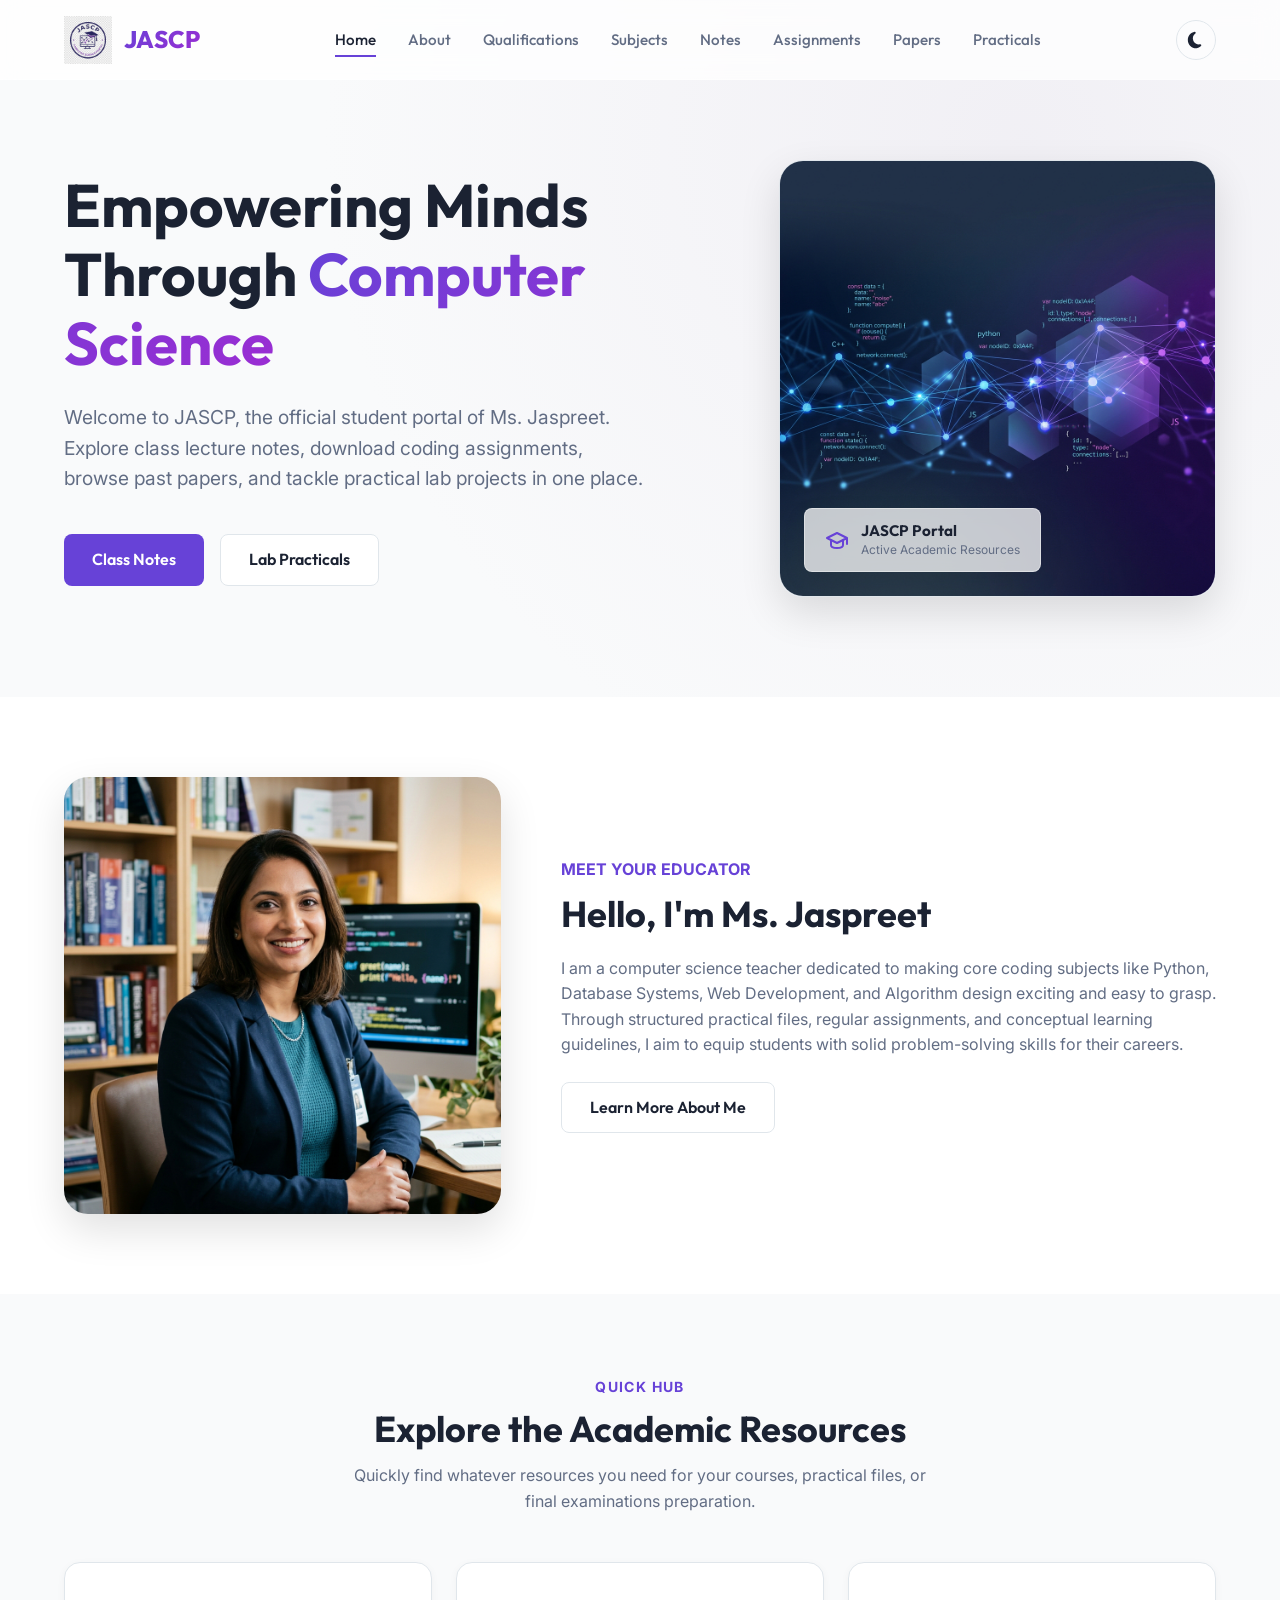
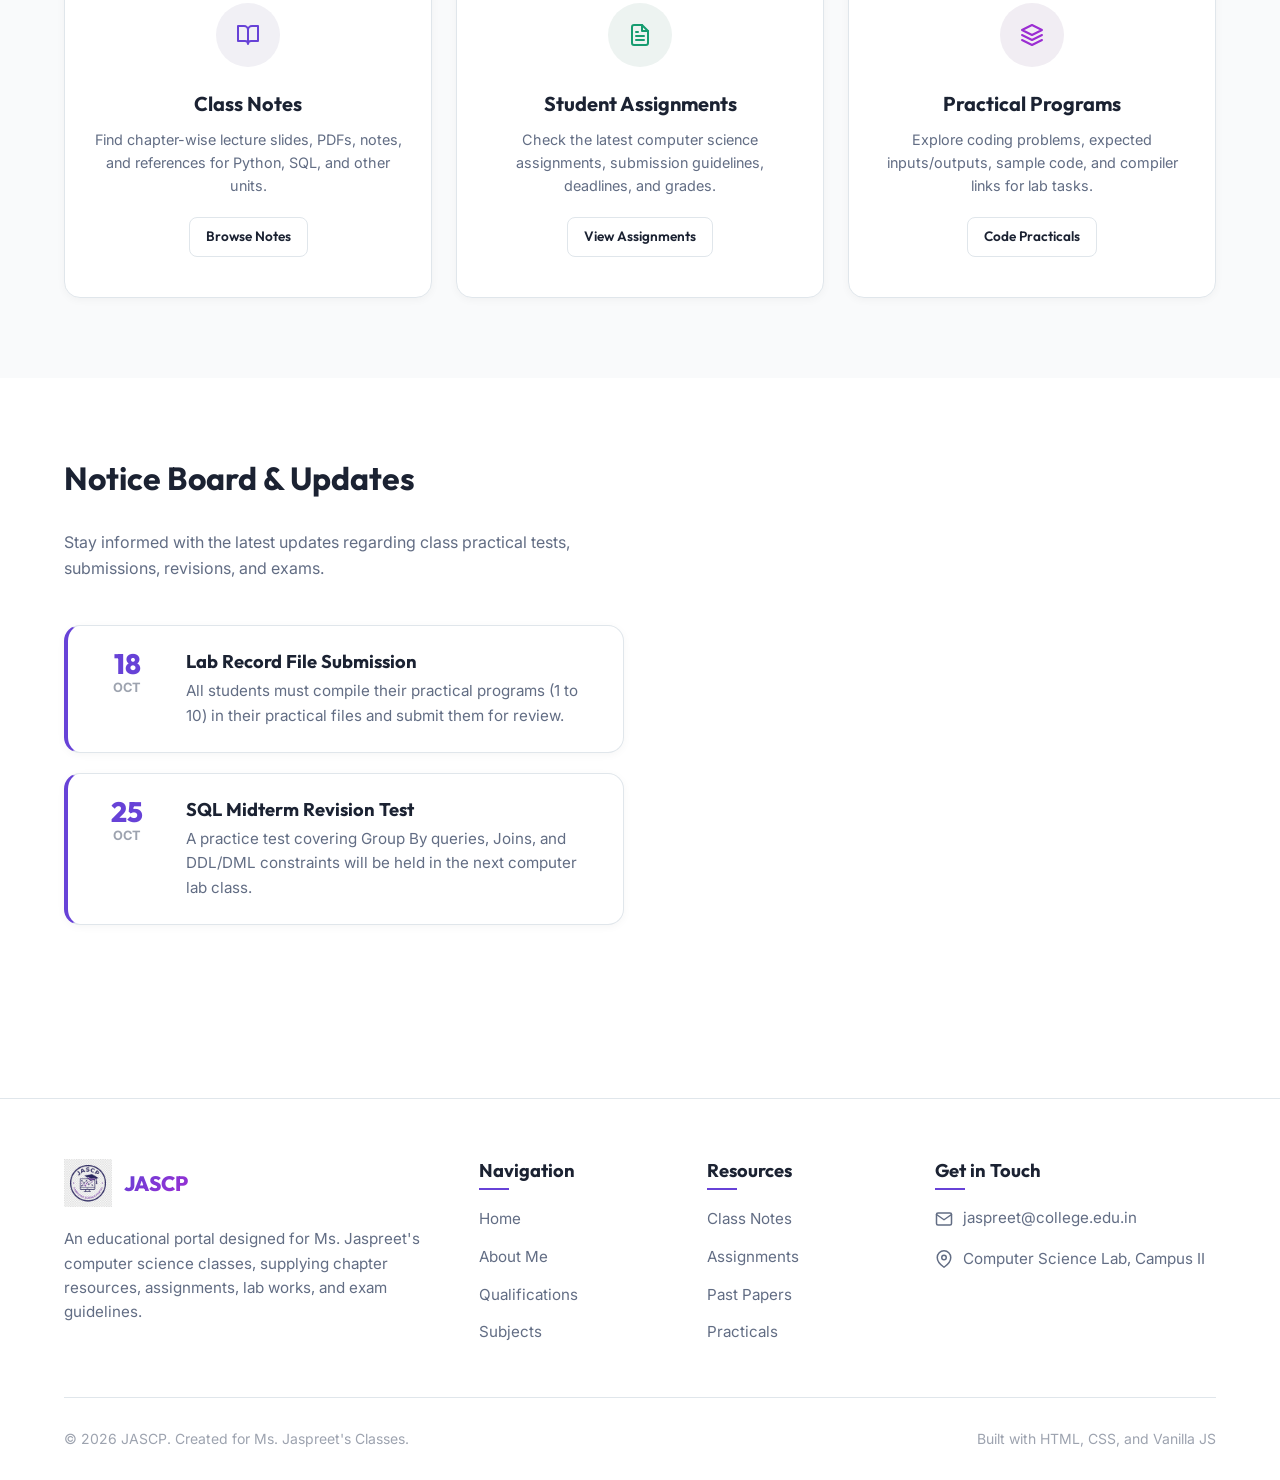
<file: index.html>
<!DOCTYPE html>
<html lang="en">
<head>
  <meta charset="UTF-8">
  <meta name="viewport" content="width=device-width, initial-scale=1.0">
  <title>JASCP - Ms. Jaspreet's Computer Science Portal</title>
  <meta name="description" content="Welcome to JASCP, Ms. Jaspreet's academic portal for Computer Science notes, assignments, past papers, and lab practicals.">
  
  <!-- CSS Stylesheets -->
  <link rel="stylesheet" href="assets/css/style.css">
  <link rel="stylesheet" href="assets/css/responsive.css">
  <link rel="stylesheet" href="assets/css/animations.css">
  
  <!-- Load theme early to avoid flicker -->
  <script src="assets/js/theme.js"></script>
</head>
<body>

  <!-- Navigation Header -->
  <header>
    <div class="container">
      <a href="index.html" class="logo-link">
        <img src="assets/images/logo.png" alt="JASCP Logo" width="48" height="48">
        <span class="logo-text">JASCP</span>
      </a>
      
      <nav id="nav-menu">
        <ul>
          <li><a href="index.html" class="active">Home</a></li>
          <li><a href="about.html">About</a></li>
          <li><a href="qualifications.html">Qualifications</a></li>
          <li><a href="subjects.html">Subjects</a></li>
          <li><a href="notes.html">Notes</a></li>
          <li><a href="assignments.html">Assignments</a></li>
          <li><a href="question-papers.html">Papers</a></li>
          <li><a href="practicals.html">Practicals</a></li>
        </ul>
      </nav>
      
      <div class="nav-actions">
        <!-- Theme Toggle Button -->
        <button id="theme-toggle" class="theme-btn" aria-label="Toggle light/dark theme">
          <svg class="moon-icon" viewBox="0 0 24 24">
            <path d="M12.3 22h-.1c-5.5 0-10-4.5-10-10 0-4.8 3.5-8.9 8.2-9.8.5-.1 1 .2 1.2.7.2.5 0 1.1-.4 1.4-2.8 2-3.8 5.7-2.3 8.8 1.5 3 4.7 4.7 8 4.1.5-.1 1 .1 1.3.6.3.5.2 1.1-.2 1.4-1.9 1.9-4.5 2.8-7.2 2.8z"/>
          </svg>
          <svg class="sun-icon" viewBox="0 0 24 24">
            <path d="M12 7c-2.76 0-5 2.24-5 5s2.24 5 5 5 5-2.24 5-5-2.24-5-5-5zM2 13h2c.55 0 1-.45 1-1s-.45-1-1-1H2c-.55 0-1 .45-1 1s.45 1 1 1zm18 0h2c.55 0 1-.45 1-1s-.45-1-1-1h-2c-.55 0-1 .45-1 1s.45 1 1 1zM11 2v2c0 .55.45 1 1 1s1-.45 1-1V2c0-.55-.45-1-1-1s-1 .45-1 1zm0 18v2c0 .55.45 1 1 1s1-.45 1-1v-2c0-.55-.45-1-1-1s-1 .45-1 1zM5.99 4.58c-.39-.39-1.03-.39-1.41 0s-.39 1.03 0 1.41l1.06 1.06c.39.39 1.03.39 1.41 0s.39-1.03 0-1.41L5.99 4.58zm12.37 12.37c-.39-.39-1.03-.39-1.41 0s-.39 1.03 0 1.41l1.06 1.06c.39.39 1.03.39 1.41 0s.39-1.03 0-1.41l-1.06-1.06zm1.06-12.37c-.39-.39-1.03-.39-1.41 0l-1.06 1.06c-.39.39-.39 1.03 0 1.41s1.03.39 1.41 0l1.06-1.06c.39-.39.39-1.03 0-1.41zm-12.37 12.37c-.39-.39-1.03-.39-1.41 0l-1.06 1.06c-.39.39-.39 1.03 0 1.41s1.03.39 1.41 0l1.06-1.06c.39-.39.39-1.03 0-1.41z"/>
          </svg>
        </button>
        <!-- Hamburger Menu Button -->
        <button id="hamburger" class="hamburger" aria-label="Toggle menu" aria-expanded="false">
          <span></span>
          <span></span>
          <span></span>
        </button>
      </div>
    </div>
  </header>

  <!-- Hero Section -->
  <section class="hero">
    <div class="container hero-grid">
      <div class="hero-content animate-slide-left">
        <h1>Empowering Minds Through <span>Computer Science</span></h1>
        <p>Welcome to JASCP, the official student portal of Ms. Jaspreet. Explore class lecture notes, download coding assignments, browse past papers, and tackle practical lab projects in one place.</p>
        <div class="hero-buttons">
          <a href="notes.html" class="btn btn-primary hover-glow">Class Notes</a>
          <a href="practicals.html" class="btn btn-secondary">Lab Practicals</a>
        </div>
      </div>
      <div class="hero-image-wrapper animate-slide-right delay-200">
        <img src="assets/images/hero-bg.jpg" alt="Coding Background Grid" width="500" height="350">
        <div class="hero-badge-floating">
          <svg width="24" height="24" viewBox="0 0 24 24" fill="none" stroke="currentColor" stroke-width="2" stroke-linecap="round" stroke-linejoin="round">
            <path d="M22 10v6M2 10l10-5 10 5-10 5z"/>
            <path d="M6 12v5c0 2 2 3 6 3s6-1 6-3v-5"/>
          </svg>
          <div class="hero-badge-text">
            <h5>JASCP Portal</h5>
            <p>Active Academic Resources</p>
          </div>
        </div>
      </div>
    </div>
  </section>

  <!-- Quick Info & Short Teacher Biography -->
  <section class="section-padding" style="background-color: var(--bg-surface);">
    <div class="container teacher-intro-grid">
      <div class="teacher-img animate-fade-in-up">
        <img src="assets/images/teacher.jpg" alt="Ms. Jaspreet Portrait" width="400" height="400">
      </div>
      <div class="teacher-intro-text animate-fade-in-up delay-200">
        <p class="name">MEET YOUR EDUCATOR</p>
        <h2>Hello, I'm Ms. Jaspreet</h2>
        <p>I am a computer science teacher dedicated to making core coding subjects like Python, Database Systems, Web Development, and Algorithm design exciting and easy to grasp. Through structured practical files, regular assignments, and conceptual learning guidelines, I aim to equip students with solid problem-solving skills for their careers.</p>
        <a href="about.html" class="btn btn-secondary">Learn More About Me</a>
      </div>
    </div>
  </section>

  <!-- Quick Access Hub -->
  <section class="section-padding">
    <div class="container">
      <div class="section-header">
        <span class="subtitle">Quick Hub</span>
        <h2 class="title">Explore the Academic Resources</h2>
        <p class="desc">Quickly find whatever resources you need for your courses, practical files, or final examinations preparation.</p>
      </div>
      
      <div class="grid-3">
        <div class="card quick-access-card animate-fade-in-up">
          <div class="icon-wrapper">
            <svg width="24" height="24" viewBox="0 0 24 24" fill="none" stroke="currentColor" stroke-width="2" stroke-linecap="round" stroke-linejoin="round"><path d="M2 3h6a4 4 0 0 1 4 4v14a3 3 0 0 0-3-3H2zM22 3h-6a4 4 0 0 0-4 4v14a3 3 0 0 1 3-3h7z"/></svg>
          </div>
          <h3>Class Notes</h3>
          <p>Find chapter-wise lecture slides, PDFs, notes, and references for Python, SQL, and other units.</p>
          <a href="notes.html" class="btn btn-secondary" style="margin-top: 20px; font-size: 0.85rem; padding: 8px 16px;">Browse Notes</a>
        </div>
        
        <div class="card quick-access-card animate-fade-in-up delay-100">
          <div class="icon-wrapper" style="background-color: var(--accent-light); color: var(--accent);">
            <svg width="24" height="24" viewBox="0 0 24 24" fill="none" stroke="currentColor" stroke-width="2" stroke-linecap="round" stroke-linejoin="round"><path d="M14 2H6a2 2 0 0 0-2 2v16a2 2 0 0 0 2 2h12a2 2 0 0 0 2-2V8z"/><polyline points="14 2 14 8 20 8"/><line x1="16" y1="13" x2="8" y2="13"/><line x1="16" y1="17" x2="8" y2="17"/><polyline points="10 9 9 9 8 9"/></svg>
          </div>
          <h3>Student Assignments</h3>
          <p>Check the latest computer science assignments, submission guidelines, deadlines, and grades.</p>
          <a href="assignments.html" class="btn btn-secondary" style="margin-top: 20px; font-size: 0.85rem; padding: 8px 16px;">View Assignments</a>
        </div>
        
        <div class="card quick-access-card animate-fade-in-up delay-200">
          <div class="icon-wrapper" style="background-color: hsl(280, 20%, 94%); color: var(--secondary);">
            <svg width="24" height="24" viewBox="0 0 24 24" fill="none" stroke="currentColor" stroke-width="2" stroke-linecap="round" stroke-linejoin="round"><polygon points="12 2 2 7 12 12 22 7 12 2"/><polyline points="2 17 12 22 22 17"/><polyline points="2 12 12 17 22 12"/></svg>
          </div>
          <h3>Practical Programs</h3>
          <p>Explore coding problems, expected inputs/outputs, sample code, and compiler links for lab tasks.</p>
          <a href="practicals.html" class="btn btn-secondary" style="margin-top: 20px; font-size: 0.85rem; padding: 8px 16px;">Code Practicals</a>
        </div>
      </div>
    </div>
  </section>

  <!-- Latest Announcements & Board -->
  <section class="section-padding" style="background-color: var(--bg-surface);">
    <div class="container">
      <div class="grid-2">
        <div class="announcement-board animate-fade-in-up">
          <h2 style="font-size: 2rem; margin-bottom: 12px;">Notice Board & Updates</h2>
          <p style="color: var(--text-muted); margin-bottom: 24px;">Stay informed with the latest updates regarding class practical tests, submissions, revisions, and exams.</p>
          
          <div class="card announcement-item">
            <div class="announcement-date">
              <div class="day">18</div>
              <div class="month">Oct</div>
            </div>
            <div class="announcement-content">
              <h3>Lab Record File Submission</h3>
              <p>All students must compile their practical programs (1 to 10) in their practical files and submit them for review.</p>
            </div>
          </div>
          
          <div class="card announcement-item">
            <div class="announcement-date">
              <div class="day">25</div>
              <div class="month">Oct</div>
            </div>
            <div class="announcement-content">
              <h3>SQL Midterm Revision Test</h3>
              <p>A practice test covering Group By queries, Joins, and DDL/DML constraints will be held in the next computer lab class.</p>
            </div>
          </div>
        </div>
        
        <div class="contact-form-container animate-fade-in-up delay-200">
          <form class="contact-form" action="#" onsubmit="event.preventDefault(); alert('Message submitted successfully!');">
            <h3 style="font-size: 1.5rem; margin-bottom: 8px;">Quick Question?</h3>
            <p style="color: var(--text-muted); margin-bottom: 24px;">Send a quick query about assignments, practicals, or concepts.</p>
            
            <div class="form-group">
              <label for="user-name">Full Name</label>
              <input type="text" id="user-name" required placeholder="John Doe">
            </div>
            
            <div class="form-group">
              <label for="user-email">Email Address</label>
              <input type="email" id="user-email" required placeholder="john@example.com">
            </div>
            
            <div class="form-group">
              <label for="user-msg">Message</label>
              <textarea id="user-msg" rows="4" required placeholder="Enter your question here..."></textarea>
            </div>
            
            <button type="submit" class="btn btn-primary" style="width: 100%;">Send Message</button>
          </form>
        </div>
      </div>
    </div>
  </section>

  <!-- Footer -->
  <footer>
    <div class="container">
      <div class="footer-grid">
        <div class="footer-col">
          <a href="index.html" class="logo-link" style="margin-bottom: 20px;">
            <img src="assets/images/logo.png" alt="JASCP Logo" width="40" height="40">
            <span class="logo-text" style="font-size: 1.3rem;">JASCP</span>
          </a>
          <p>An educational portal designed for Ms. Jaspreet's computer science classes, supplying chapter resources, assignments, lab works, and exam guidelines.</p>
        </div>
        
        <div class="footer-col">
          <h4>Navigation</h4>
          <ul class="footer-links">
            <li><a href="index.html">Home</a></li>
            <li><a href="about.html">About Me</a></li>
            <li><a href="qualifications.html">Qualifications</a></li>
            <li><a href="subjects.html">Subjects</a></li>
          </ul>
        </div>
        
        <div class="footer-col">
          <h4>Resources</h4>
          <ul class="footer-links">
            <li><a href="notes.html">Class Notes</a></li>
            <li><a href="assignments.html">Assignments</a></li>
            <li><a href="question-papers.html">Past Papers</a></li>
            <li><a href="practicals.html">Practicals</a></li>
          </ul>
        </div>
        
        <div class="footer-col contact-info">
          <h4>Get in Touch</h4>
          <p>
            <svg width="18" height="18" viewBox="0 0 24 24" fill="none" stroke="currentColor" stroke-width="2" stroke-linecap="round" stroke-linejoin="round"><path d="M4 4h16c1.1 0 2 .9 2 2v12c0 1.1-.9 2-2 2H4c-1.1 0-2-.9-2-2V6c0-1.1.9-2 2-2z"/><polyline points="22,6 12,13 2,6"/></svg>
            jaspreet@college.edu.in
          </p>
          <p>
            <svg width="18" height="18" viewBox="0 0 24 24" fill="none" stroke="currentColor" stroke-width="2" stroke-linecap="round" stroke-linejoin="round"><path d="M21 10c0 7-9 13-9 13s-9-6-9-13a9 9 0 0 1 18 0z"/><circle cx="12" cy="10" r="3"/></svg>
            Computer Science Lab, Campus II
          </p>
        </div>
      </div>
      
      <div class="footer-bottom">
        <p>&copy; <span id="current-year"></span> JASCP. Created for Ms. Jaspreet's Classes.</p>
        <p>Built with HTML, CSS, and Vanilla JS</p>
      </div>
    </div>
  </footer>

  <!-- Scripts -->
  <script src="assets/js/main.js"></script>
</body>
</html>
</file>
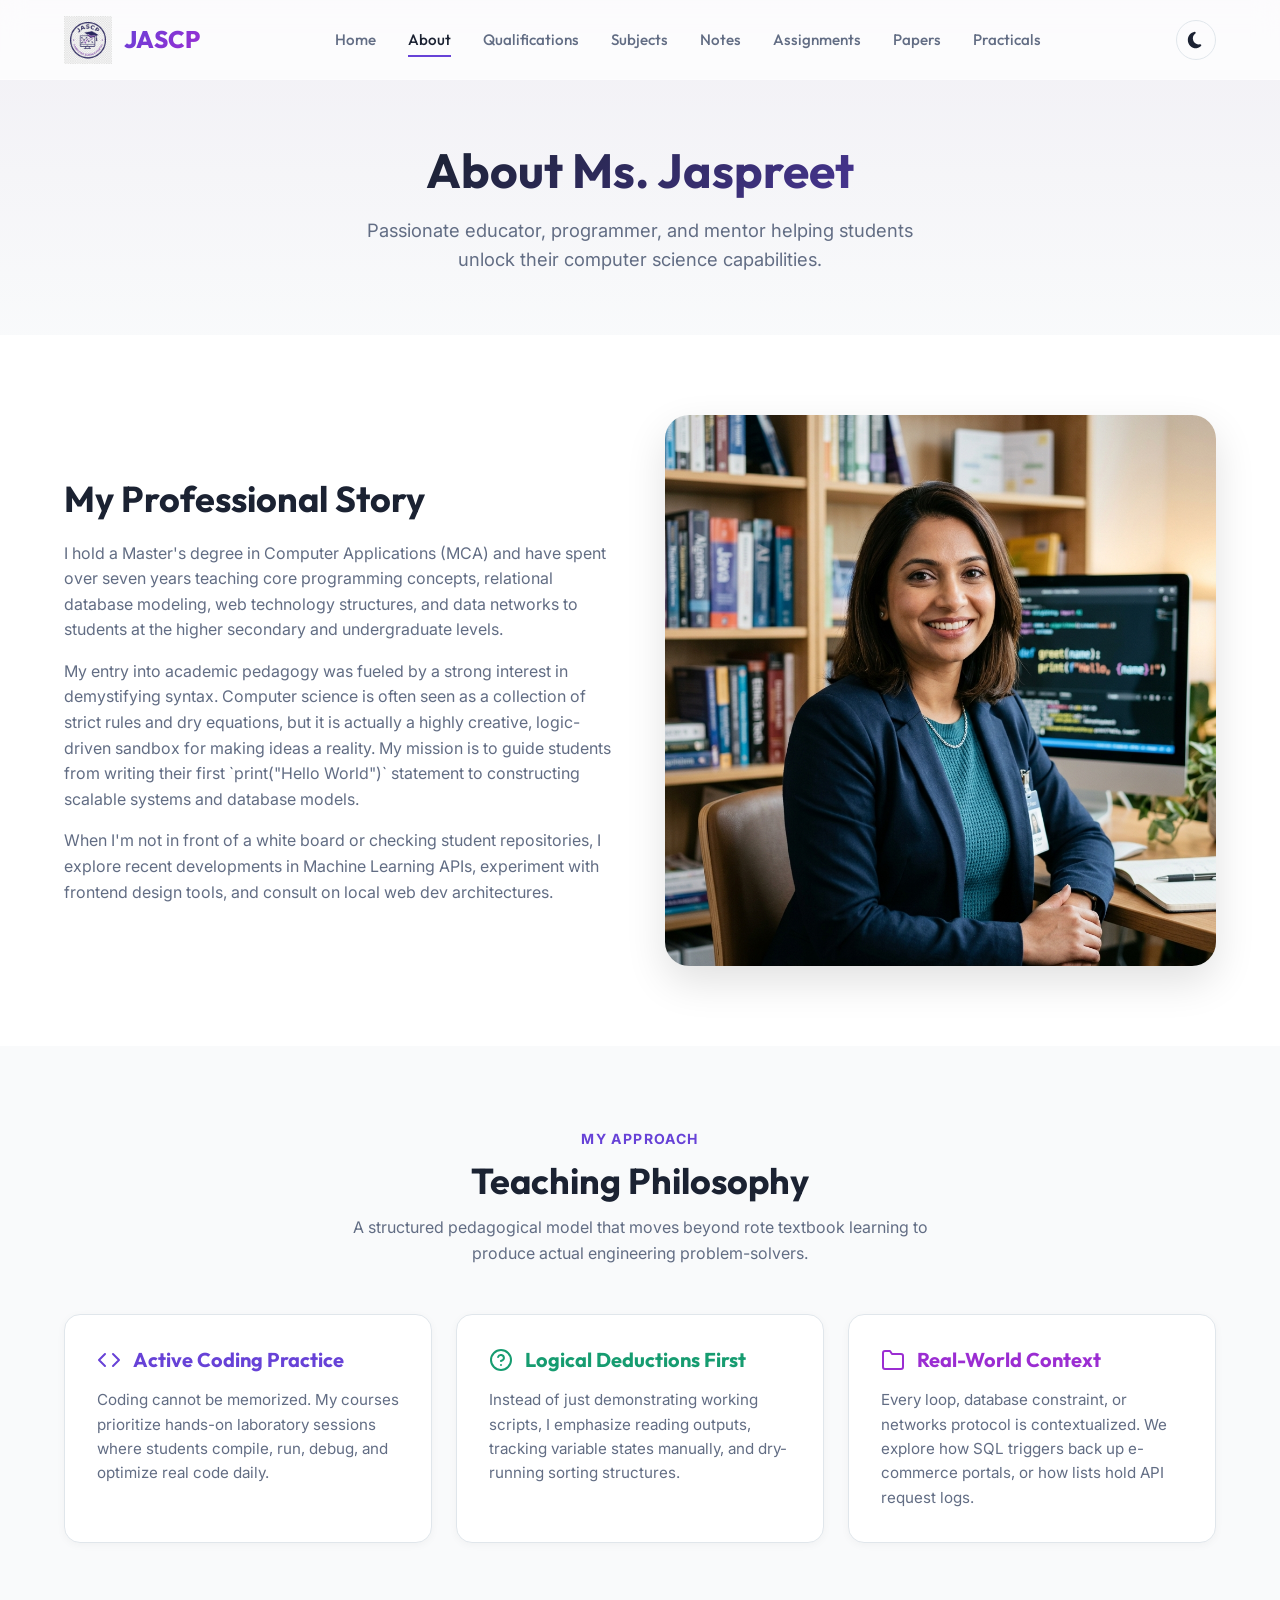
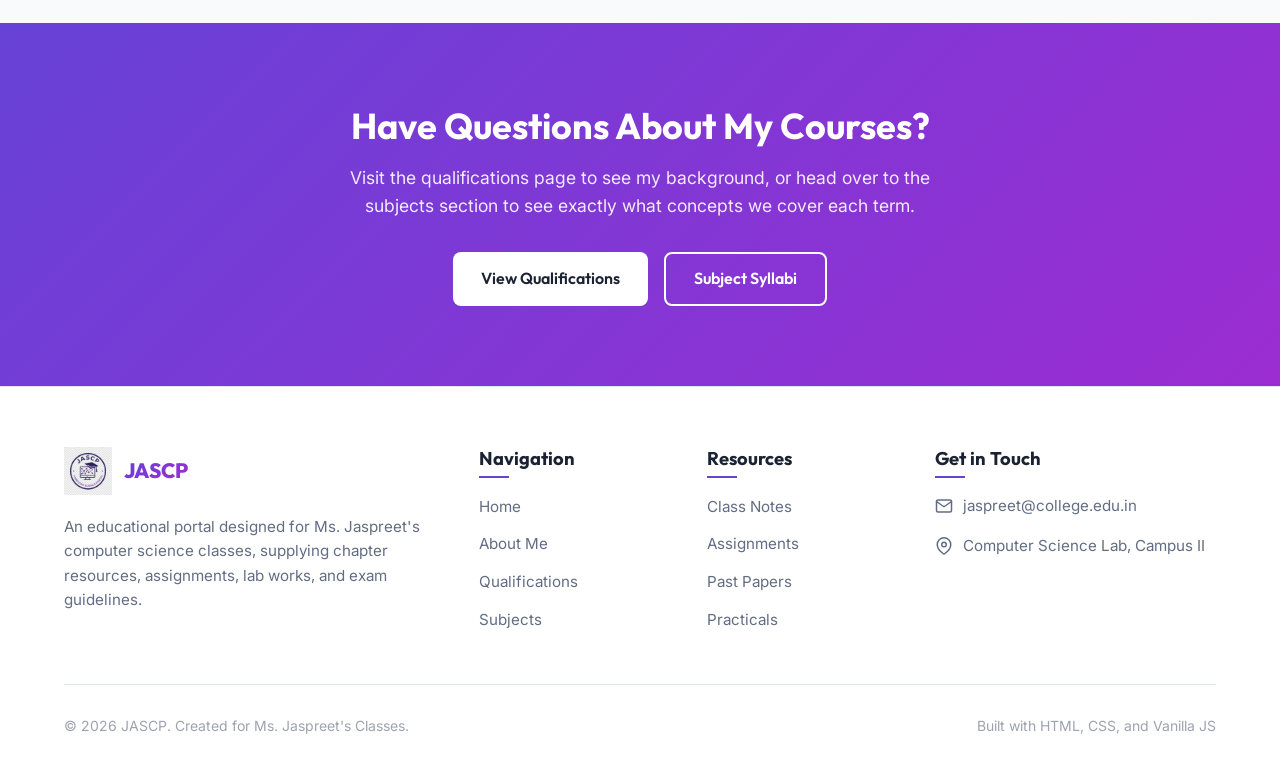
<file: about.html>
<!DOCTYPE html>
<html lang="en">
<head>
  <meta charset="UTF-8">
  <meta name="viewport" content="width=device-width, initial-scale=1.0">
  <title>About Me - JASCP</title>
  <meta name="description" content="Read about Ms. Jaspreet, her educational background, and her teaching philosophy for computer science.">
  
  <link rel="stylesheet" href="assets/css/style.css">
  <link rel="stylesheet" href="assets/css/responsive.css">
  <link rel="stylesheet" href="assets/css/animations.css">
  
  <script src="assets/js/theme.js"></script>
</head>
<body>

  <!-- Navigation Header -->
  <header>
    <div class="container">
      <a href="index.html" class="logo-link">
        <img src="assets/images/logo.png" alt="JASCP Logo" width="48" height="48">
        <span class="logo-text">JASCP</span>
      </a>
      
      <nav id="nav-menu">
        <ul>
          <li><a href="index.html">Home</a></li>
          <li><a href="about.html" class="active">About</a></li>
          <li><a href="qualifications.html">Qualifications</a></li>
          <li><a href="subjects.html">Subjects</a></li>
          <li><a href="notes.html">Notes</a></li>
          <li><a href="assignments.html">Assignments</a></li>
          <li><a href="question-papers.html">Papers</a></li>
          <li><a href="practicals.html">Practicals</a></li>
        </ul>
      </nav>
      
      <div class="nav-actions">
        <button id="theme-toggle" class="theme-btn" aria-label="Toggle light/dark theme">
          <svg class="moon-icon" viewBox="0 0 24 24"><path d="M12.3 22h-.1c-5.5 0-10-4.5-10-10 0-4.8 3.5-8.9 8.2-9.8.5-.1 1 .2 1.2.7.2.5 0 1.1-.4 1.4-2.8 2-3.8 5.7-2.3 8.8 1.5 3 4.7 4.7 8 4.1.5-.1 1 .1 1.3.6.3.5.2 1.1-.2 1.4-1.9 1.9-4.5 2.8-7.2 2.8z"/></svg>
          <svg class="sun-icon" viewBox="0 0 24 24"><path d="M12 7c-2.76 0-5 2.24-5 5s2.24 5 5 5 5-2.24 5-5-2.24-5-5-5zM2 13h2c.55 0 1-.45 1-1s-.45-1-1-1H2c-.55 0-1 .45-1 1s.45 1 1 1zm18 0h2c.55 0 1-.45 1-1s-.45-1-1-1h-2c-.55 0-1 .45-1 1s.45 1 1 1zM11 2v2c0 .55.45 1 1 1s1-.45 1-1V2c0-.55-.45-1-1-1s-1 .45-1 1zm0 18v2c0 .55.45 1 1 1s1-.45 1-1v-2c0-.55-.45-1-1-1s-1 .45-1 1zM5.99 4.58c-.39-.39-1.03-.39-1.41 0s-.39 1.03 0 1.41l1.06 1.06c.39.39 1.03.39 1.41 0s.39-1.03 0-1.41L5.99 4.58zm12.37 12.37c-.39-.39-1.03-.39-1.41 0s-.39 1.03 0 1.41l1.06 1.06c.39.39 1.03.39 1.41 0s.39-1.03 0-1.41l-1.06-1.06zm1.06-12.37c-.39-.39-1.03-.39-1.41 0l-1.06 1.06c-.39.39-.39 1.03 0 1.41s1.03.39 1.41 0l1.06-1.06c.39-.39.39-1.03 0-1.41zm-12.37 12.37c-.39-.39-1.03-.39-1.41 0l-1.06 1.06c-.39.39-.39 1.03 0 1.41s1.03.39 1.41 0l1.06-1.06c.39-.39.39-1.03 0-1.41z"/></svg>
        </button>
        <button id="hamburger" class="hamburger" aria-label="Toggle menu" aria-expanded="false">
          <span></span>
          <span></span>
          <span></span>
        </button>
      </div>
    </div>
  </header>

  <!-- Page Header -->
  <section class="page-header">
    <div class="container animate-fade-in-up">
      <h1>About Ms. Jaspreet</h1>
      <p>Passionate educator, programmer, and mentor helping students unlock their computer science capabilities.</p>
    </div>
  </section>

  <!-- Core Biography -->
  <section class="section-padding" style="background-color: var(--bg-surface);">
    <div class="container grid-2" style="align-items: center; gap: 50px;">
      <div class="animate-slide-left">
        <h2 style="font-size: 2.25rem; margin-bottom: 20px;">My Professional Story</h2>
        <p style="color: var(--text-muted); margin-bottom: 16px;">I hold a Master's degree in Computer Applications (MCA) and have spent over seven years teaching core programming concepts, relational database modeling, web technology structures, and data networks to students at the higher secondary and undergraduate levels.</p>
        <p style="color: var(--text-muted); margin-bottom: 16px;">My entry into academic pedagogy was fueled by a strong interest in demystifying syntax. Computer science is often seen as a collection of strict rules and dry equations, but it is actually a highly creative, logic-driven sandbox for making ideas a reality. My mission is to guide students from writing their first `print("Hello World")` statement to constructing scalable systems and database models.</p>
        <p style="color: var(--text-muted);">When I'm not in front of a white board or checking student repositories, I explore recent developments in Machine Learning APIs, experiment with frontend design tools, and consult on local web dev architectures.</p>
      </div>
      <div class="animate-slide-right delay-200">
        <img src="assets/images/teacher.jpg" alt="Ms. Jaspreet inside her classroom" style="border-radius: var(--radius-lg); box-shadow: var(--shadow-lg); width: 100%;">
      </div>
    </div>
  </section>

  <!-- Teaching Philosophy / Values -->
  <section class="section-padding">
    <div class="container">
      <div class="section-header">
        <span class="subtitle">My Approach</span>
        <h2 class="title">Teaching Philosophy</h2>
        <p class="desc">A structured pedagogical model that moves beyond rote textbook learning to produce actual engineering problem-solvers.</p>
      </div>
      
      <div class="grid-3">
        <div class="card animate-fade-in-up">
          <h3 style="font-size: 1.25rem; margin-bottom: 16px; display: flex; align-items: center; gap: 12px; color: var(--primary);">
            <svg width="24" height="24" viewBox="0 0 24 24" fill="none" stroke="currentColor" stroke-width="2" stroke-linecap="round" stroke-linejoin="round"><polyline points="16 18 22 12 16 6"/><polyline points="8 6 2 12 8 18"/></svg>
            Active Coding Practice
          </h3>
          <p style="color: var(--text-muted); font-size: 0.95rem;">Coding cannot be memorized. My courses prioritize hands-on laboratory sessions where students compile, run, debug, and optimize real code daily.</p>
        </div>
        
        <div class="card animate-fade-in-up delay-100">
          <h3 style="font-size: 1.25rem; margin-bottom: 16px; display: flex; align-items: center; gap: 12px; color: var(--accent);">
            <svg width="24" height="24" viewBox="0 0 24 24" fill="none" stroke="currentColor" stroke-width="2" stroke-linecap="round" stroke-linejoin="round"><circle cx="12" cy="12" r="10"/><path d="M9.09 9a3 3 0 0 1 5.83 1c0 2-3 3-3 3"/><line x1="12" y1="17" x2="12.01" y2="17"/></svg>
            Logical Deductions First
          </h3>
          <p style="color: var(--text-muted); font-size: 0.95rem;">Instead of just demonstrating working scripts, I emphasize reading outputs, tracking variable states manually, and dry-running sorting structures.</p>
        </div>
        
        <div class="card animate-fade-in-up delay-200">
          <h3 style="font-size: 1.25rem; margin-bottom: 16px; display: flex; align-items: center; gap: 12px; color: var(--secondary);">
            <svg width="24" height="24" viewBox="0 0 24 24" fill="none" stroke="currentColor" stroke-width="2" stroke-linecap="round" stroke-linejoin="round"><path d="M22 19a2 2 0 0 1-2 2H4a2 2 0 0 1-2-2V5a2 2 0 0 1 2-2h5l2 3h9a2 2 0 0 1 2 2z"/></svg>
            Real-World Context
          </h3>
          <p style="color: var(--text-muted); font-size: 0.95rem;">Every loop, database constraint, or networks protocol is contextualized. We explore how SQL triggers back up e-commerce portals, or how lists hold API request logs.</p>
        </div>
      </div>
    </div>
  </section>

  <!-- CTA section -->
  <section class="section-padding" style="background: linear-gradient(135deg, var(--primary), var(--secondary)); color: var(--text-on-primary); text-align: center;">
    <div class="container animate-fade-in-up" style="max-width: 700px;">
      <h2 style="font-size: 2.25rem; margin-bottom: 16px; color: var(--text-on-primary);">Have Questions About My Courses?</h2>
      <p style="margin-bottom: 32px; font-size: 1.1rem; opacity: 0.9;">Visit the qualifications page to see my background, or head over to the subjects section to see exactly what concepts we cover each term.</p>
      <div style="display: flex; gap: 16px; justify-content: center; flex-wrap: wrap;">
        <a href="qualifications.html" class="btn btn-secondary" style="background-color: var(--bg-surface); color: var(--text-main); border: none;">View Qualifications</a>
        <a href="subjects.html" class="btn btn-primary" style="background-color: transparent; border: 2px solid var(--text-on-primary); box-shadow: none;">Subject Syllabi</a>
      </div>
    </div>
  </section>

  <!-- Footer -->
  <footer>
    <div class="container">
      <div class="footer-grid">
        <div class="footer-col">
          <a href="index.html" class="logo-link" style="margin-bottom: 20px;">
            <img src="assets/images/logo.png" alt="JASCP Logo" width="40" height="40">
            <span class="logo-text" style="font-size: 1.3rem;">JASCP</span>
          </a>
          <p>An educational portal designed for Ms. Jaspreet's computer science classes, supplying chapter resources, assignments, lab works, and exam guidelines.</p>
        </div>
        
        <div class="footer-col">
          <h4>Navigation</h4>
          <ul class="footer-links">
            <li><a href="index.html">Home</a></li>
            <li><a href="about.html">About Me</a></li>
            <li><a href="qualifications.html">Qualifications</a></li>
            <li><a href="subjects.html">Subjects</a></li>
          </ul>
        </div>
        
        <div class="footer-col">
          <h4>Resources</h4>
          <ul class="footer-links">
            <li><a href="notes.html">Class Notes</a></li>
            <li><a href="assignments.html">Assignments</a></li>
            <li><a href="question-papers.html">Past Papers</a></li>
            <li><a href="practicals.html">Practicals</a></li>
          </ul>
        </div>
        
        <div class="footer-col contact-info">
          <h4>Get in Touch</h4>
          <p>
            <svg width="18" height="18" viewBox="0 0 24 24" fill="none" stroke="currentColor" stroke-width="2" stroke-linecap="round" stroke-linejoin="round"><path d="M4 4h16c1.1 0 2 .9 2 2v12c0 1.1-.9 2-2 2H4c-1.1 0-2-.9-2-2V6c0-1.1.9-2 2-2z"/><polyline points="22,6 12,13 2,6"/></svg>
            jaspreet@college.edu.in
          </p>
          <p>
            <svg width="18" height="18" viewBox="0 0 24 24" fill="none" stroke="currentColor" stroke-width="2" stroke-linecap="round" stroke-linejoin="round"><path d="M21 10c0 7-9 13-9 13s-9-6-9-13a9 9 0 0 1 18 0z"/><circle cx="12" cy="10" r="3"/></svg>
            Computer Science Lab, Campus II
          </p>
        </div>
      </div>
      
      <div class="footer-bottom">
        <p>&copy; <span id="current-year"></span> JASCP. Created for Ms. Jaspreet's Classes.</p>
        <p>Built with HTML, CSS, and Vanilla JS</p>
      </div>
    </div>
  </footer>

  <script src="assets/js/main.js"></script>
</body>
</html>
</file>
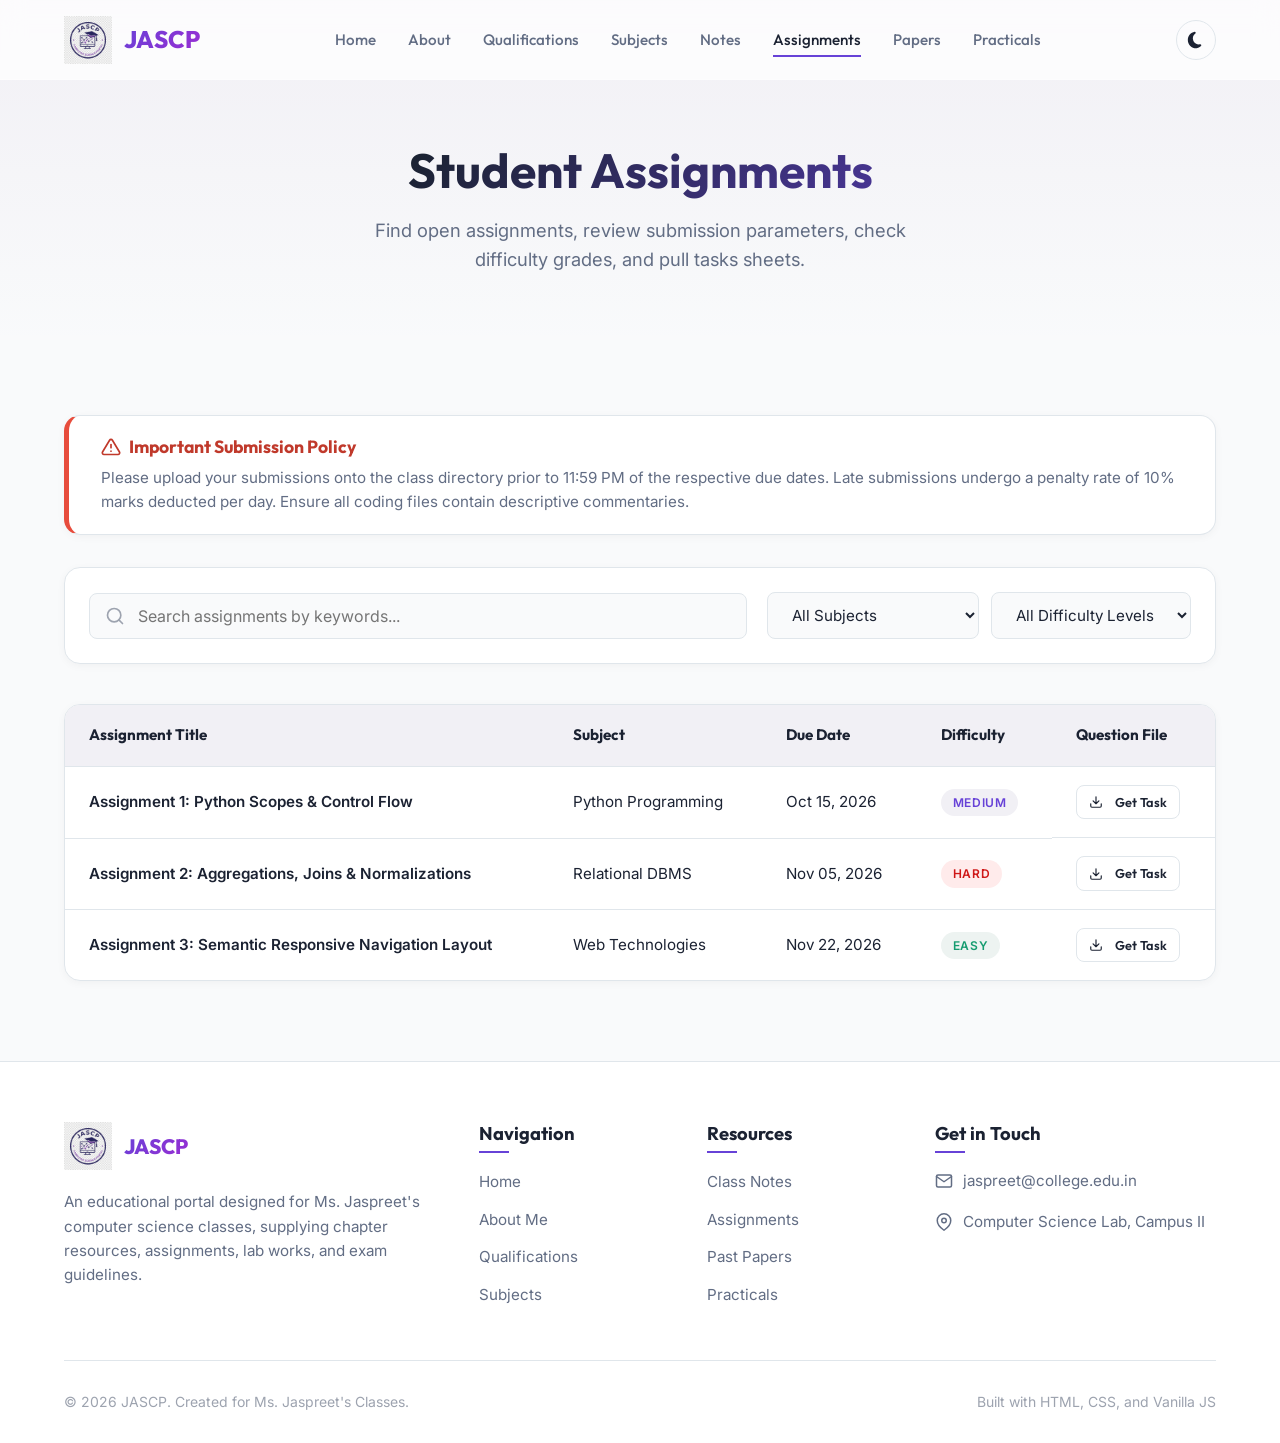
<file: assignments.html>
<!DOCTYPE html>
<html lang="en">
<head>
  <meta charset="UTF-8">
  <meta name="viewport" content="width=device-width, initial-scale=1.0">
  <title>Student Assignments - JASCP</title>
  <meta name="description" content="View assignments, check due dates, difficulty levels, and download questions sheets for Ms. Jaspreet's classes.">
  
  <link rel="stylesheet" href="assets/css/style.css">
  <link rel="stylesheet" href="assets/css/responsive.css">
  <link rel="stylesheet" href="assets/css/animations.css">
  
  <script src="assets/js/theme.js"></script>
</head>
<body>

  <!-- Navigation Header -->
  <header>
    <div class="container">
      <a href="index.html" class="logo-link">
        <img src="assets/images/logo.png" alt="JASCP Logo" width="48" height="48">
        <span class="logo-text">JASCP</span>
      </a>
      
      <nav id="nav-menu">
        <ul>
          <li><a href="index.html">Home</a></li>
          <li><a href="about.html">About</a></li>
          <li><a href="qualifications.html">Qualifications</a></li>
          <li><a href="subjects.html">Subjects</a></li>
          <li><a href="notes.html">Notes</a></li>
          <li><a href="assignments.html" class="active">Assignments</a></li>
          <li><a href="question-papers.html">Papers</a></li>
          <li><a href="practicals.html">Practicals</a></li>
        </ul>
      </nav>
      
      <div class="nav-actions">
        <button id="theme-toggle" class="theme-btn" aria-label="Toggle light/dark theme">
          <svg class="moon-icon" viewBox="0 0 24 24"><path d="M12.3 22h-.1c-5.5 0-10-4.5-10-10 0-4.8 3.5-8.9 8.2-9.8.5-.1 1 .2 1.2.7.2.5 0 1.1-.4 1.4-2.8 2-3.8 5.7-2.3 8.8 1.5 3 4.7 4.7 8 4.1.5-.1 1 .1 1.3.6.3.5.2 1.1-.2 1.4-1.9 1.9-4.5 2.8-7.2 2.8z"/></svg>
          <svg class="sun-icon" viewBox="0 0 24 24"><path d="M12 7c-2.76 0-5 2.24-5 5s2.24 5 5 5 5-2.24 5-5-2.24-5-5-5zM2 13h2c.55 0 1-.45 1-1s-.45-1-1-1H2c-.55 0-1 .45-1 1s.45 1 1 1zm18 0h2c.55 0 1-.45 1-1s-.45-1-1-1h-2c-.55 0-1 .45-1 1s.45 1 1 1zM11 2v2c0 .55.45 1 1 1s1-.45 1-1V2c0-.55-.45-1-1-1s-1 .45-1 1zm0 18v2c0 .55.45 1 1 1s1-.45 1-1v-2c0-.55-.45-1-1-1s-1 .45-1 1zM5.99 4.58c-.39-.39-1.03-.39-1.41 0s-.39 1.03 0 1.41l1.06 1.06c.39.39 1.03.39 1.41 0s.39-1.03 0-1.41L5.99 4.58zm12.37 12.37c-.39-.39-1.03-.39-1.41 0s-.39 1.03 0 1.41l1.06 1.06c.39.39 1.03.39 1.41 0s.39-1.03 0-1.41l-1.06-1.06zm1.06-12.37c-.39-.39-1.03-.39-1.41 0l-1.06 1.06c-.39.39-.39 1.03 0 1.41s1.03.39 1.41 0l1.06-1.06c.39-.39.39-1.03 0-1.41zm-12.37 12.37c-.39-.39-1.03-.39-1.41 0l-1.06 1.06c-.39.39-.39 1.03 0 1.41s1.03.39 1.41 0l1.06-1.06c.39-.39.39-1.03 0-1.41z"/></svg>
        </button>
        <button id="hamburger" class="hamburger" aria-label="Toggle menu" aria-expanded="false">
          <span></span>
          <span></span>
          <span></span>
        </button>
      </div>
    </div>
  </header>

  <!-- Page Header -->
  <section class="page-header">
    <div class="container animate-fade-in-up">
      <h1>Student Assignments</h1>
      <p>Find open assignments, review submission parameters, check difficulty grades, and pull tasks sheets.</p>
    </div>
  </section>

  <!-- Main Directory -->
  <section class="section-padding" style="background-color: var(--bg-base);">
    <div class="container">
      
      <!-- Caution Alert Box -->
      <div class="card animate-fade-in-up" style="border-left: 5px solid #e74c3c; margin-bottom: 32px; padding: 20px 32px;">
        <h4 style="color: #c0392b; font-size: 1.1rem; margin-bottom: 8px; display: flex; align-items: center; gap: 8px;">
          <svg width="20" height="20" viewBox="0 0 24 24" fill="none" stroke="currentColor" stroke-width="2" stroke-linecap="round" stroke-linejoin="round"><path d="M10.29 3.86L1.82 18a2 2 0 0 0 1.71 3h16.94a2 2 0 0 0 1.71-3L13.71 3.86a2 2 0 0 0-3.42 0z"/><line x1="12" y1="9" x2="12" y2="13"/><line x1="12" y1="17" x2="12.01" y2="17"/></svg>
          Important Submission Policy
        </h4>
        <p style="font-size: 0.95rem; color: var(--text-muted);">Please upload your submissions onto the class directory prior to 11:59 PM of the respective due dates. Late submissions undergo a penalty rate of 10% marks deducted per day. Ensure all coding files contain descriptive commentaries.</p>
      </div>

      <!-- Search Filters -->
      <div class="search-filter-container animate-fade-in-up">
        <!-- Search bar -->
        <div class="search-box">
          <svg viewBox="0 0 24 24" fill="none" stroke="currentColor" stroke-width="2" stroke-linecap="round" stroke-linejoin="round">
            <circle cx="11" cy="11" r="8"/><line x1="21" y1="21" x2="16.65" y2="16.65"/>
          </svg>
          <input type="text" id="search-input" placeholder="Search assignments by keywords...">
        </div>
        
        <!-- Filters -->
        <div class="filter-box">
          <select id="subject-filter" class="filter-select">
            <option value="all">All Subjects</option>
            <option value="python">Python Programming</option>
            <option value="dbms">Relational DBMS</option>
            <option value="dsa">Data Structures</option>
            <option value="web">Web Technologies</option>
          </select>
          
          <select id="secondary-filter" class="filter-select">
            <option value="all">All Difficulty Levels</option>
            <option value="easy">Easy</option>
            <option value="medium">Medium</option>
            <option value="hard">Hard</option>
          </select>
        </div>
      </div>
      
      <!-- Table Directory -->
      <div class="table-container animate-fade-in-up delay-100">
        <table>
          <thead>
            <tr>
              <th>Assignment Title</th>
              <th>Subject</th>
              <th>Due Date</th>
              <th>Difficulty</th>
              <th>Question File</th>
            </tr>
          </thead>
          <tbody>
            <tr class="searchable-item" data-search-text="assignment 1 python functions loops scopes controls" data-subject="python" data-class="medium">
              <td style="font-weight: 600;">Assignment 1: Python Scopes & Control Flow</td>
              <td>Python Programming</td>
              <td>Oct 15, 2026</td>
              <td><span class="badge badge-primary">Medium</span></td>
              <td class="actions-cell">
                <a href="assets/docs/assignments/assignment_1.txt" download class="btn btn-secondary" style="font-size: 0.8rem; padding: 6px 12px;">
                  <svg width="14" height="14" viewBox="0 0 24 24" fill="none" stroke="currentColor" stroke-width="2" stroke-linecap="round" stroke-linejoin="round" style="margin-right: 4px; vertical-align: middle;"><path d="M21 15v4a2 2 0 0 1-2 2H5a2 2 0 0 1-2-2v-4M7 10l5 5 5-5M12 15V3"/></svg>
                  Get Task
                </a>
              </td>
            </tr>
            
            <tr class="searchable-item" data-search-text="assignment 2 dbms sql joins query normalization" data-subject="dbms" data-class="hard">
              <td style="font-weight: 600;">Assignment 2: Aggregations, Joins & Normalizations</td>
              <td>Relational DBMS</td>
              <td>Nov 05, 2026</td>
              <td><span class="badge badge-danger">Hard</span></td>
              <td class="actions-cell">
                <a href="assets/docs/assignments/assignment_1.txt" download class="btn btn-secondary" style="font-size: 0.8rem; padding: 6px 12px;">
                  <svg width="14" height="14" viewBox="0 0 24 24" fill="none" stroke="currentColor" stroke-width="2" stroke-linecap="round" stroke-linejoin="round" style="margin-right: 4px; vertical-align: middle;"><path d="M21 15v4a2 2 0 0 1-2 2H5a2 2 0 0 1-2-2v-4M7 10l5 5 5-5M12 15V3"/></svg>
                  Get Task
                </a>
              </td>
            </tr>
            
            <tr class="searchable-item" data-search-text="assignment 3 web semantic design responsive stylesheet flexbox layout css properties" data-subject="web" data-class="easy">
              <td style="font-weight: 600;">Assignment 3: Semantic Responsive Navigation Layout</td>
              <td>Web Technologies</td>
              <td>Nov 22, 2026</td>
              <td><span class="badge badge-success">Easy</span></td>
              <td class="actions-cell">
                <a href="assets/docs/assignments/assignment_1.txt" download class="btn btn-secondary" style="font-size: 0.8rem; padding: 6px 12px;">
                  <svg width="14" height="14" viewBox="0 0 24 24" fill="none" stroke="currentColor" stroke-width="2" stroke-linecap="round" stroke-linejoin="round" style="margin-right: 4px; vertical-align: middle;"><path d="M21 15v4a2 2 0 0 1-2 2H5a2 2 0 0 1-2-2v-4M7 10l5 5 5-5M12 15V3"/></svg>
                  Get Task
                </a>
              </td>
            </tr>
          </tbody>
        </table>
        
        <div id="no-results" class="no-results">
          <svg width="48" height="48" viewBox="0 0 24 24" fill="none" stroke="currentColor" stroke-width="2" stroke-linecap="round" stroke-linejoin="round" style="color: var(--text-light); margin-bottom: 12px;"><circle cx="11" cy="11" r="8"/><line x1="21" y1="21" x2="16.65" y2="16.65"/></svg>
          <p>No matching assignments found. Try checking filters or modifying search keywords.</p>
        </div>
      </div>
    </div>
  </section>

  <!-- Footer -->
  <footer>
    <div class="container">
      <div class="footer-grid">
        <div class="footer-col">
          <a href="index.html" class="logo-link" style="margin-bottom: 20px;">
            <img src="assets/images/logo.png" alt="JASCP Logo" width="40" height="40">
            <span class="logo-text" style="font-size: 1.3rem;">JASCP</span>
          </a>
          <p>An educational portal designed for Ms. Jaspreet's computer science classes, supplying chapter resources, assignments, lab works, and exam guidelines.</p>
        </div>
        
        <div class="footer-col">
          <h4>Navigation</h4>
          <ul class="footer-links">
            <li><a href="index.html">Home</a></li>
            <li><a href="about.html">About Me</a></li>
            <li><a href="qualifications.html">Qualifications</a></li>
            <li><a href="subjects.html">Subjects</a></li>
          </ul>
        </div>
        
        <div class="footer-col">
          <h4>Resources</h4>
          <ul class="footer-links">
            <li><a href="notes.html">Class Notes</a></li>
            <li><a href="assignments.html">Assignments</a></li>
            <li><a href="question-papers.html">Past Papers</a></li>
            <li><a href="practicals.html">Practicals</a></li>
          </ul>
        </div>
        
        <div class="footer-col contact-info">
          <h4>Get in Touch</h4>
          <p>
            <svg width="18" height="18" viewBox="0 0 24 24" fill="none" stroke="currentColor" stroke-width="2" stroke-linecap="round" stroke-linejoin="round"><path d="M4 4h16c1.1 0 2 .9 2 2v12c0 1.1-.9 2-2 2H4c-1.1 0-2-.9-2-2V6c0-1.1.9-2 2-2z"/><polyline points="22,6 12,13 2,6"/></svg>
            jaspreet@college.edu.in
          </p>
          <p>
            <svg width="18" height="18" viewBox="0 0 24 24" fill="none" stroke="currentColor" stroke-width="2" stroke-linecap="round" stroke-linejoin="round"><path d="M21 10c0 7-9 13-9 13s-9-6-9-13a9 9 0 0 1 18 0z"/><circle cx="12" cy="10" r="3"/></svg>
            Computer Science Lab, Campus II
          </p>
        </div>
      </div>
      
      <div class="footer-bottom">
        <p>&copy; <span id="current-year"></span> JASCP. Created for Ms. Jaspreet's Classes.</p>
        <p>Built with HTML, CSS, and Vanilla JS</p>
      </div>
    </div>
  </footer>

  <!-- Scripts -->
  <script src="assets/js/main.js"></script>
  <script src="assets/js/search.js"></script>
</body>
</html>
</file>
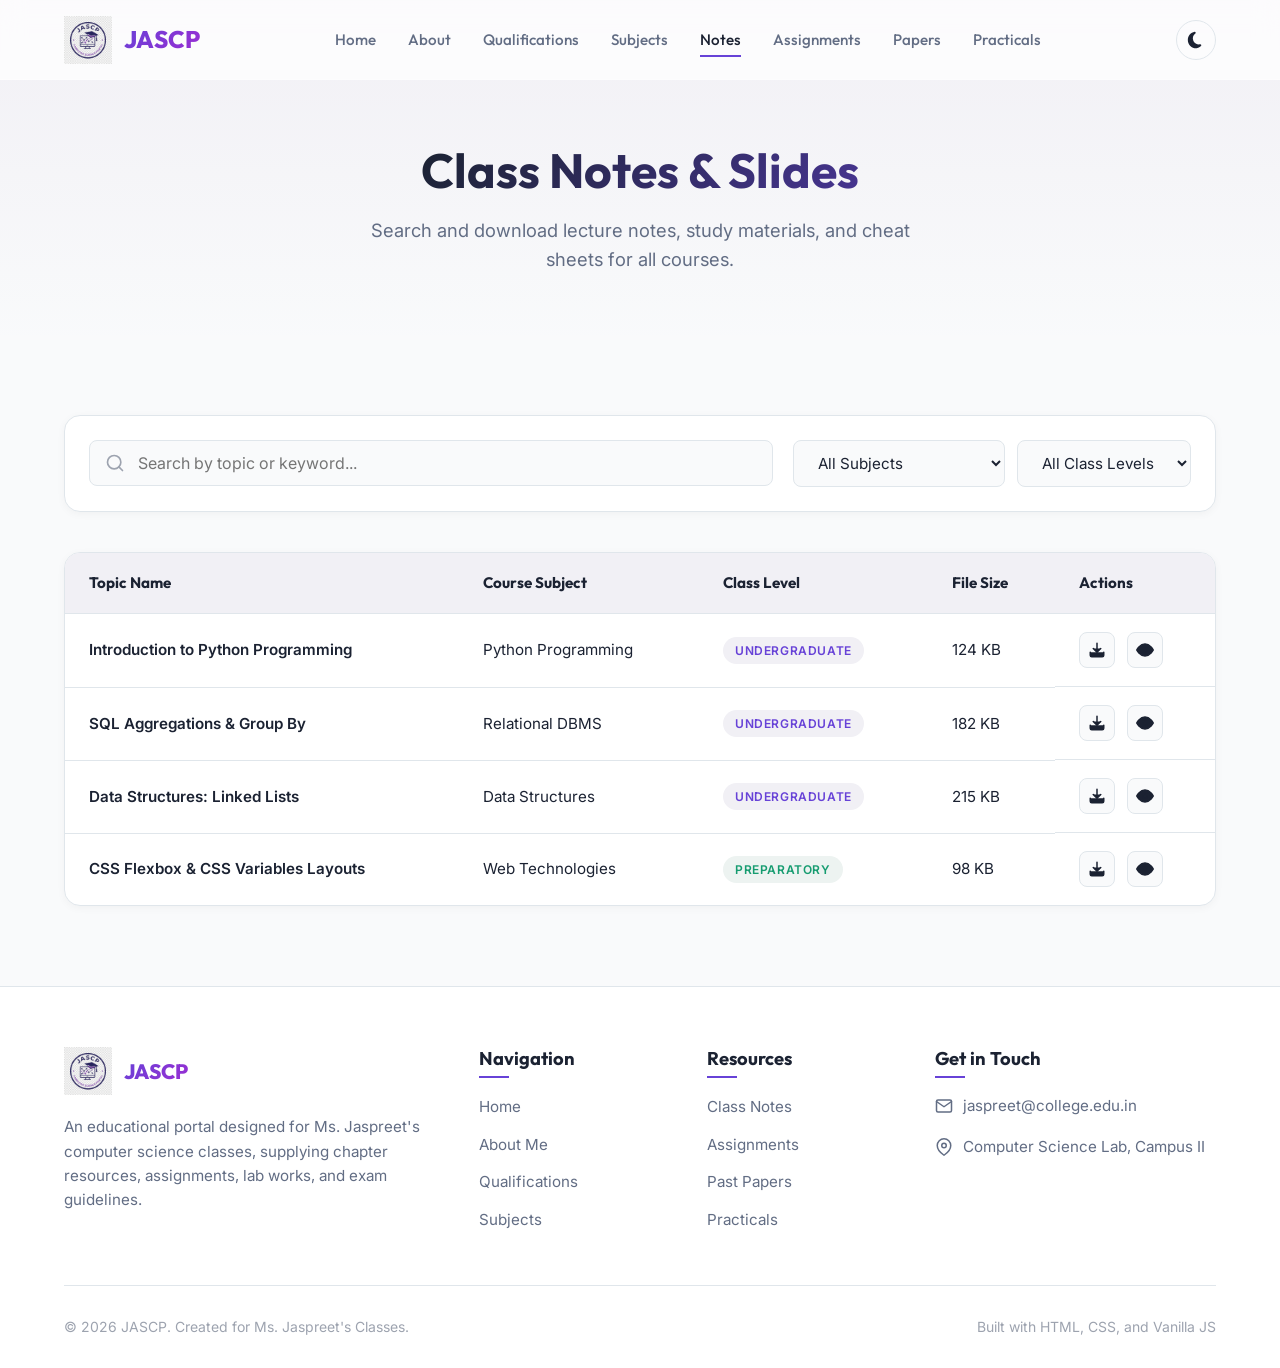
<file: notes.html>
<!DOCTYPE html>
<html lang="en">
<head>
  <meta charset="UTF-8">
  <meta name="viewport" content="width=device-width, initial-scale=1.0">
  <title>Class Notes - JASCP</title>
  <meta name="description" content="Browse, search, and download chapter-wise lecture notes for Python, SQL, DSA, and Web Development.">
  
  <link rel="stylesheet" href="assets/css/style.css">
  <link rel="stylesheet" href="assets/css/responsive.css">
  <link rel="stylesheet" href="assets/css/animations.css">
  
  <script src="assets/js/theme.js"></script>
</head>
<body>

  <!-- Navigation Header -->
  <header>
    <div class="container">
      <a href="index.html" class="logo-link">
        <img src="assets/images/logo.png" alt="JASCP Logo" width="48" height="48">
        <span class="logo-text">JASCP</span>
      </a>
      
      <nav id="nav-menu">
        <ul>
          <li><a href="index.html">Home</a></li>
          <li><a href="about.html">About</a></li>
          <li><a href="qualifications.html">Qualifications</a></li>
          <li><a href="subjects.html">Subjects</a></li>
          <li><a href="notes.html" class="active">Notes</a></li>
          <li><a href="assignments.html">Assignments</a></li>
          <li><a href="question-papers.html">Papers</a></li>
          <li><a href="practicals.html">Practicals</a></li>
        </ul>
      </nav>
      
      <div class="nav-actions">
        <button id="theme-toggle" class="theme-btn" aria-label="Toggle light/dark theme">
          <svg class="moon-icon" viewBox="0 0 24 24"><path d="M12.3 22h-.1c-5.5 0-10-4.5-10-10 0-4.8 3.5-8.9 8.2-9.8.5-.1 1 .2 1.2.7.2.5 0 1.1-.4 1.4-2.8 2-3.8 5.7-2.3 8.8 1.5 3 4.7 4.7 8 4.1.5-.1 1 .1 1.3.6.3.5.2 1.1-.2 1.4-1.9 1.9-4.5 2.8-7.2 2.8z"/></svg>
          <svg class="sun-icon" viewBox="0 0 24 24"><path d="M12 7c-2.76 0-5 2.24-5 5s2.24 5 5 5 5-2.24 5-5-2.24-5-5-5zM2 13h2c.55 0 1-.45 1-1s-.45-1-1-1H2c-.55 0-1 .45-1 1s.45 1 1 1zm18 0h2c.55 0 1-.45 1-1s-.45-1-1-1h-2c-.55 0-1 .45-1 1s.45 1 1 1zM11 2v2c0 .55.45 1 1 1s1-.45 1-1V2c0-.55-.45-1-1-1s-1 .45-1 1zm0 18v2c0 .55.45 1 1 1s1-.45 1-1v-2c0-.55-.45-1-1-1s-1 .45-1 1zM5.99 4.58c-.39-.39-1.03-.39-1.41 0s-.39 1.03 0 1.41l1.06 1.06c.39.39 1.03.39 1.41 0s.39-1.03 0-1.41L5.99 4.58zm12.37 12.37c-.39-.39-1.03-.39-1.41 0s-.39 1.03 0 1.41l1.06 1.06c.39.39 1.03.39 1.41 0s.39-1.03 0-1.41l-1.06-1.06zm1.06-12.37c-.39-.39-1.03-.39-1.41 0l-1.06 1.06c-.39.39-.39 1.03 0 1.41s1.03.39 1.41 0l1.06-1.06c.39-.39.39-1.03 0-1.41zm-12.37 12.37c-.39-.39-1.03-.39-1.41 0l-1.06 1.06c-.39.39-.39 1.03 0 1.41s1.03.39 1.41 0l1.06-1.06c.39-.39.39-1.03 0-1.41z"/></svg>
        </button>
        <button id="hamburger" class="hamburger" aria-label="Toggle menu" aria-expanded="false">
          <span></span>
          <span></span>
          <span></span>
        </button>
      </div>
    </div>
  </header>

  <!-- Page Header -->
  <section class="page-header">
    <div class="container animate-fade-in-up">
      <h1>Class Notes & Slides</h1>
      <p>Search and download lecture notes, study materials, and cheat sheets for all courses.</p>
    </div>
  </section>

  <!-- Search & Filters -->
  <section class="section-padding" style="background-color: var(--bg-base);">
    <div class="container">
      <div class="search-filter-container animate-fade-in-up">
        <!-- Search bar -->
        <div class="search-box">
          <svg viewBox="0 0 24 24" fill="none" stroke="currentColor" stroke-width="2" stroke-linecap="round" stroke-linejoin="round">
            <circle cx="11" cy="11" r="8"/><line x1="21" y1="21" x2="16.65" y2="16.65"/>
          </svg>
          <input type="text" id="search-input" placeholder="Search by topic or keyword...">
        </div>
        
        <!-- Filters -->
        <div class="filter-box">
          <select id="subject-filter" class="filter-select">
            <option value="all">All Subjects</option>
            <option value="python">Python Programming</option>
            <option value="dbms">Relational DBMS</option>
            <option value="dsa">Data Structures</option>
            <option value="web">Web Technologies</option>
          </select>
          
          <select id="secondary-filter" class="filter-select">
            <option value="all">All Class Levels</option>
            <option value="ug">Undergraduate</option>
            <option value="prep">Preparatory</option>
          </select>
        </div>
      </div>
      
      <!-- Table Directory -->
      <div class="table-container animate-fade-in-up delay-100">
        <table>
          <thead>
            <tr>
              <th>Topic Name</th>
              <th>Course Subject</th>
              <th>Class Level</th>
              <th>File Size</th>
              <th>Actions</th>
            </tr>
          </thead>
          <tbody>
            <tr class="searchable-item" data-search-text="introduction to python variables strings operators" data-subject="python" data-class="ug">
              <td style="font-weight: 600;">Introduction to Python Programming</td>
              <td>Python Programming</td>
              <td><span class="badge badge-primary">Undergraduate</span></td>
              <td>124 KB</td>
              <td class="actions-cell">
                <a href="assets/docs/notes/python_basics.txt" download class="btn-icon" aria-label="Download PDF">
                  <svg viewBox="0 0 24 24" fill="none" stroke="currentColor" stroke-width="2" stroke-linecap="round" stroke-linejoin="round"><path d="M21 15v4a2 2 0 0 1-2 2H5a2 2 0 0 1-2-2v-4M7 10l5 5 5-5M12 15V3"/></svg>
                </a>
                <a href="assets/docs/notes/python_basics.txt" target="_blank" class="btn-icon" aria-label="Preview in browser">
                  <svg viewBox="0 0 24 24" fill="none" stroke="currentColor" stroke-width="2" stroke-linecap="round" stroke-linejoin="round"><path d="M1 12s4-8 11-8 11 8 11 8-4 8-11 8-11-8-11-8z"/><circle cx="12" cy="12" r="3"/></svg>
                </a>
              </td>
            </tr>
            
            <tr class="searchable-item" data-search-text="sql query design aggregation group by having clauses" data-subject="dbms" data-class="ug">
              <td style="font-weight: 600;">SQL Aggregations & Group By</td>
              <td>Relational DBMS</td>
              <td><span class="badge badge-primary">Undergraduate</span></td>
              <td>182 KB</td>
              <td class="actions-cell">
                <a href="assets/docs/notes/python_basics.txt" download class="btn-icon" aria-label="Download PDF">
                  <svg viewBox="0 0 24 24" fill="none" stroke="currentColor" stroke-width="2" stroke-linecap="round" stroke-linejoin="round"><path d="M21 15v4a2 2 0 0 1-2 2H5a2 2 0 0 1-2-2v-4M7 10l5 5 5-5M12 15V3"/></svg>
                </a>
                <a href="assets/docs/notes/python_basics.txt" target="_blank" class="btn-icon" aria-label="Preview in browser">
                  <svg viewBox="0 0 24 24" fill="none" stroke="currentColor" stroke-width="2" stroke-linecap="round" stroke-linejoin="round"><path d="M1 12s4-8 11-8 11 8 11 8-4 8-11 8-11-8-11-8z"/><circle cx="12" cy="12" r="3"/></svg>
                </a>
              </td>
            </tr>
            
            <tr class="searchable-item" data-search-text="data structures linked list operations pointers nodes sorting complexity" data-subject="dsa" data-class="ug">
              <td style="font-weight: 600;">Data Structures: Linked Lists</td>
              <td>Data Structures</td>
              <td><span class="badge badge-primary">Undergraduate</span></td>
              <td>215 KB</td>
              <td class="actions-cell">
                <a href="assets/docs/notes/python_basics.txt" download class="btn-icon" aria-label="Download PDF">
                  <svg viewBox="0 0 24 24" fill="none" stroke="currentColor" stroke-width="2" stroke-linecap="round" stroke-linejoin="round"><path d="M21 15v4a2 2 0 0 1-2 2H5a2 2 0 0 1-2-2v-4M7 10l5 5 5-5M12 15V3"/></svg>
                </a>
                <a href="assets/docs/notes/python_basics.txt" target="_blank" class="btn-icon" aria-label="Preview in browser">
                  <svg viewBox="0 0 24 24" fill="none" stroke="currentColor" stroke-width="2" stroke-linecap="round" stroke-linejoin="round"><path d="M1 12s4-8 11-8 11 8 11 8-4 8-11 8-11-8-11-8z"/><circle cx="12" cy="12" r="3"/></svg>
                </a>
              </td>
            </tr>
            
            <tr class="searchable-item" data-search-text="semantic html web layouts css variables flexible grids margins styling" data-subject="web" data-class="prep">
              <td style="font-weight: 600;">CSS Flexbox & CSS Variables Layouts</td>
              <td>Web Technologies</td>
              <td><span class="badge" style="background-color: var(--accent-light); color: var(--accent);">Preparatory</span></td>
              <td>98 KB</td>
              <td class="actions-cell">
                <a href="assets/docs/notes/python_basics.txt" download class="btn-icon" aria-label="Download PDF">
                  <svg viewBox="0 0 24 24" fill="none" stroke="currentColor" stroke-width="2" stroke-linecap="round" stroke-linejoin="round"><path d="M21 15v4a2 2 0 0 1-2 2H5a2 2 0 0 1-2-2v-4M7 10l5 5 5-5M12 15V3"/></svg>
                </a>
                <a href="assets/docs/notes/python_basics.txt" target="_blank" class="btn-icon" aria-label="Preview in browser">
                  <svg viewBox="0 0 24 24" fill="none" stroke="currentColor" stroke-width="2" stroke-linecap="round" stroke-linejoin="round"><path d="M1 12s4-8 11-8 11 8 11 8-4 8-11 8-11-8-11-8z"/><circle cx="12" cy="12" r="3"/></svg>
                </a>
              </td>
            </tr>
          </tbody>
        </table>
        
        <!-- Empty state placeholder -->
        <div id="no-results" class="no-results">
          <svg width="48" height="48" viewBox="0 0 24 24" fill="none" stroke="currentColor" stroke-width="2" stroke-linecap="round" stroke-linejoin="round" style="color: var(--text-light); margin-bottom: 12px;"><circle cx="11" cy="11" r="8"/><line x1="21" y1="21" x2="16.65" y2="16.65"/></svg>
          <p>No matching notes found. Try checking filters or modifying search keywords.</p>
        </div>
      </div>
    </div>
  </section>

  <!-- Footer -->
  <footer>
    <div class="container">
      <div class="footer-grid">
        <div class="footer-col">
          <a href="index.html" class="logo-link" style="margin-bottom: 20px;">
            <img src="assets/images/logo.png" alt="JASCP Logo" width="40" height="40">
            <span class="logo-text" style="font-size: 1.3rem;">JASCP</span>
          </a>
          <p>An educational portal designed for Ms. Jaspreet's computer science classes, supplying chapter resources, assignments, lab works, and exam guidelines.</p>
        </div>
        
        <div class="footer-col">
          <h4>Navigation</h4>
          <ul class="footer-links">
            <li><a href="index.html">Home</a></li>
            <li><a href="about.html">About Me</a></li>
            <li><a href="qualifications.html">Qualifications</a></li>
            <li><a href="subjects.html">Subjects</a></li>
          </ul>
        </div>
        
        <div class="footer-col">
          <h4>Resources</h4>
          <ul class="footer-links">
            <li><a href="notes.html">Class Notes</a></li>
            <li><a href="assignments.html">Assignments</a></li>
            <li><a href="question-papers.html">Past Papers</a></li>
            <li><a href="practicals.html">Practicals</a></li>
          </ul>
        </div>
        
        <div class="footer-col contact-info">
          <h4>Get in Touch</h4>
          <p>
            <svg width="18" height="18" viewBox="0 0 24 24" fill="none" stroke="currentColor" stroke-width="2" stroke-linecap="round" stroke-linejoin="round"><path d="M4 4h16c1.1 0 2 .9 2 2v12c0 1.1-.9 2-2 2H4c-1.1 0-2-.9-2-2V6c0-1.1.9-2 2-2z"/><polyline points="22,6 12,13 2,6"/></svg>
            jaspreet@college.edu.in
          </p>
          <p>
            <svg width="18" height="18" viewBox="0 0 24 24" fill="none" stroke="currentColor" stroke-width="2" stroke-linecap="round" stroke-linejoin="round"><path d="M21 10c0 7-9 13-9 13s-9-6-9-13a9 9 0 0 1 18 0z"/><circle cx="12" cy="10" r="3"/></svg>
            Computer Science Lab, Campus II
          </p>
        </div>
      </div>
      
      <div class="footer-bottom">
        <p>&copy; <span id="current-year"></span> JASCP. Created for Ms. Jaspreet's Classes.</p>
        <p>Built with HTML, CSS, and Vanilla JS</p>
      </div>
    </div>
  </footer>

  <!-- Scripts -->
  <script src="assets/js/main.js"></script>
  <script src="assets/js/search.js"></script>
</body>
</html>
</file>
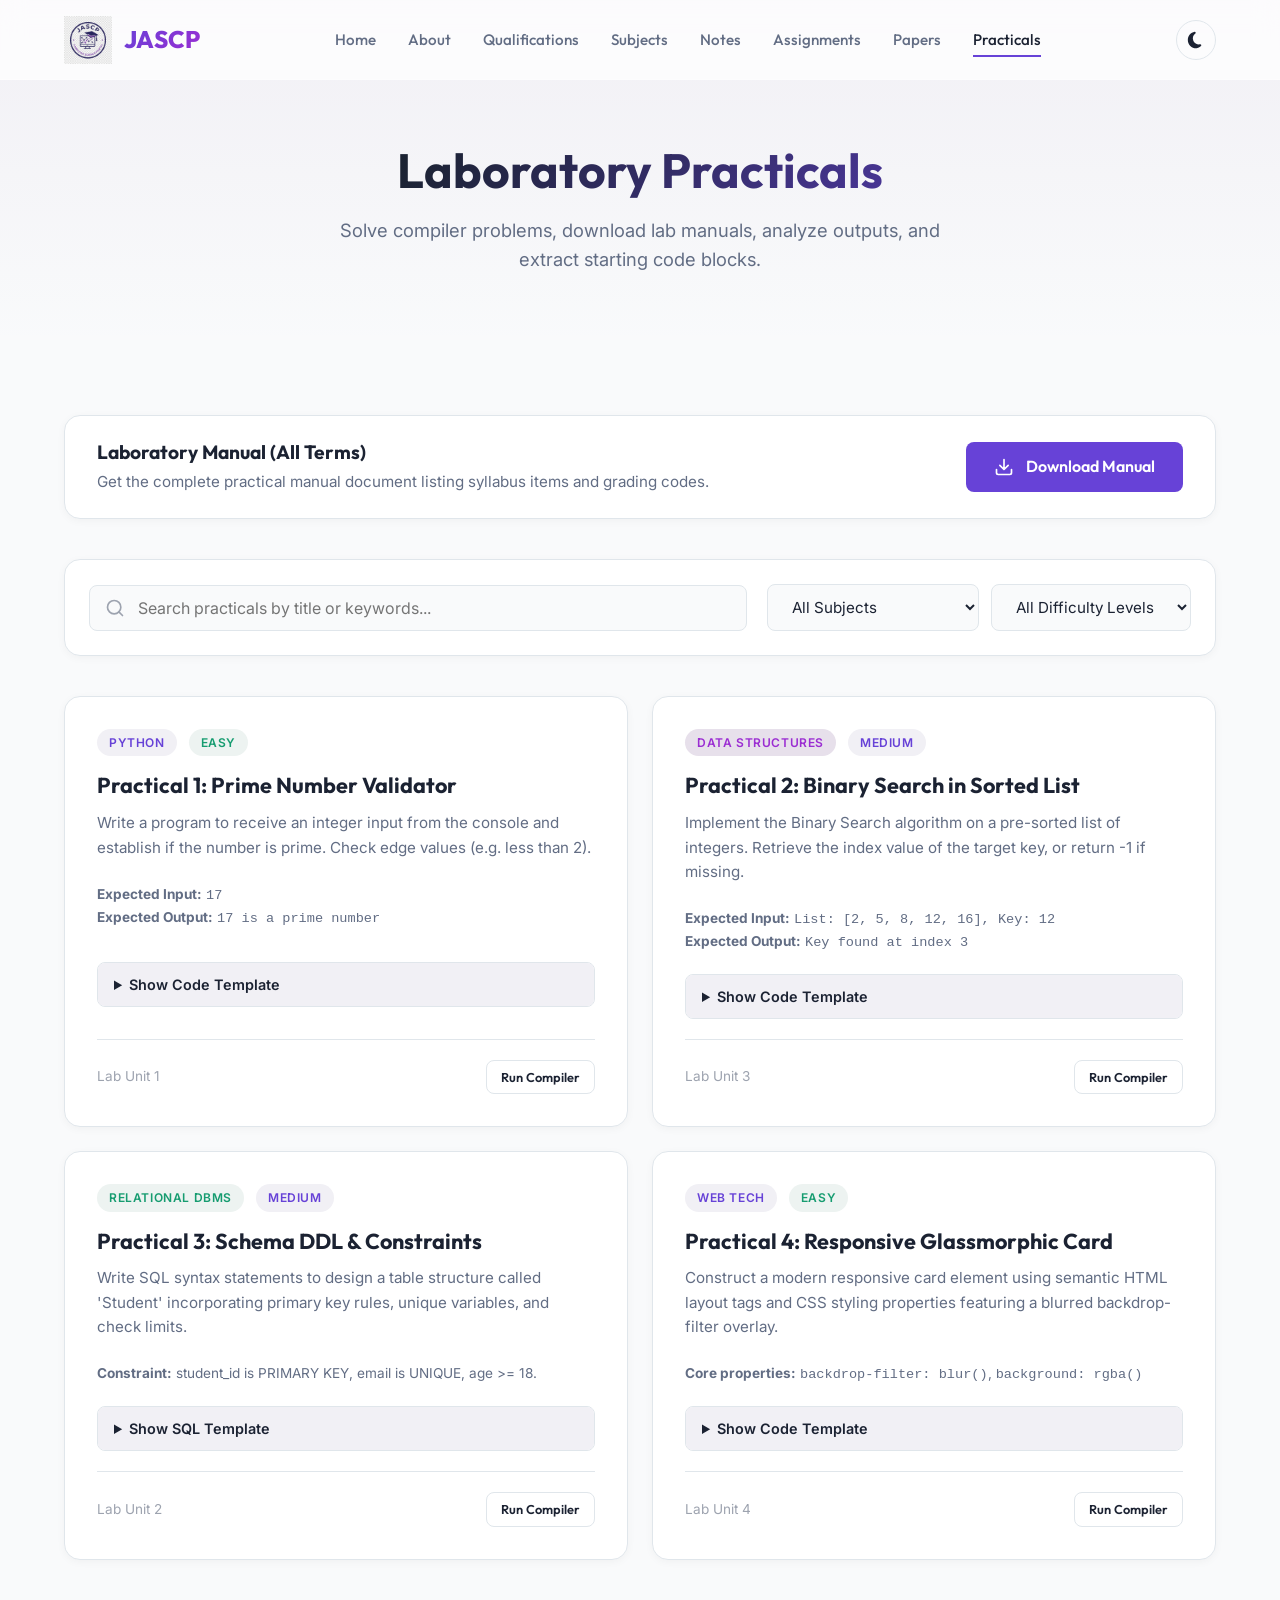
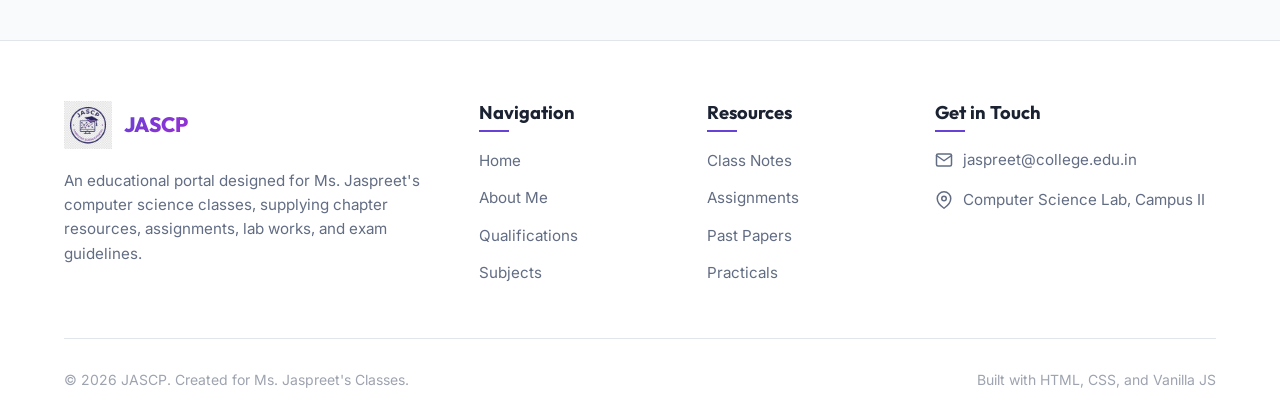
<file: practicals.html>
<!DOCTYPE html>
<html lang="en">
<head>
  <meta charset="UTF-8">
  <meta name="viewport" content="width=device-width, initial-scale=1.0">
  <title>Lab Practicals - JASCP</title>
  <meta name="description" content="View laboratory computer science practical assignments, coding problems, code templates, and references.">
  
  <link rel="stylesheet" href="assets/css/style.css">
  <link rel="stylesheet" href="assets/css/responsive.css">
  <link rel="stylesheet" href="assets/css/animations.css">
  
  <script src="assets/js/theme.js"></script>
</head>
<body>

  <!-- Navigation Header -->
  <header>
    <div class="container">
      <a href="index.html" class="logo-link">
        <img src="assets/images/logo.png" alt="JASCP Logo" width="48" height="48">
        <span class="logo-text">JASCP</span>
      </a>
      
      <nav id="nav-menu">
        <ul>
          <li><a href="index.html">Home</a></li>
          <li><a href="about.html">About</a></li>
          <li><a href="qualifications.html">Qualifications</a></li>
          <li><a href="subjects.html">Subjects</a></li>
          <li><a href="notes.html">Notes</a></li>
          <li><a href="assignments.html">Assignments</a></li>
          <li><a href="question-papers.html">Papers</a></li>
          <li><a href="practicals.html" class="active">Practicals</a></li>
        </ul>
      </nav>
      
      <div class="nav-actions">
        <button id="theme-toggle" class="theme-btn" aria-label="Toggle light/dark theme">
          <svg class="moon-icon" viewBox="0 0 24 24"><path d="M12.3 22h-.1c-5.5 0-10-4.5-10-10 0-4.8 3.5-8.9 8.2-9.8.5-.1 1 .2 1.2.7.2.5 0 1.1-.4 1.4-2.8 2-3.8 5.7-2.3 8.8 1.5 3 4.7 4.7 8 4.1.5-.1 1 .1 1.3.6.3.5.2 1.1-.2 1.4-1.9 1.9-4.5 2.8-7.2 2.8z"/></svg>
          <svg class="sun-icon" viewBox="0 0 24 24"><path d="M12 7c-2.76 0-5 2.24-5 5s2.24 5 5 5 5-2.24 5-5-2.24-5-5-5zM2 13h2c.55 0 1-.45 1-1s-.45-1-1-1H2c-.55 0-1 .45-1 1s.45 1 1 1zm18 0h2c.55 0 1-.45 1-1s-.45-1-1-1h-2c-.55 0-1 .45-1 1s.45 1 1 1zM11 2v2c0 .55.45 1 1 1s1-.45 1-1V2c0-.55-.45-1-1-1s-1 .45-1 1zm0 18v2c0 .55.45 1 1 1s1-.45 1-1v-2c0-.55-.45-1-1-1s-1 .45-1 1zM5.99 4.58c-.39-.39-1.03-.39-1.41 0s-.39 1.03 0 1.41l1.06 1.06c.39.39 1.03.39 1.41 0s.39-1.03 0-1.41L5.99 4.58zm12.37 12.37c-.39-.39-1.03-.39-1.41 0s-.39 1.03 0 1.41l1.06 1.06c.39.39 1.03.39 1.41 0s.39-1.03 0-1.41l-1.06-1.06zm1.06-12.37c-.39-.39-1.03-.39-1.41 0l-1.06 1.06c-.39.39-.39 1.03 0 1.41s1.03.39 1.41 0l1.06-1.06c.39-.39.39-1.03 0-1.41zm-12.37 12.37c-.39-.39-1.03-.39-1.41 0l-1.06 1.06c-.39.39-.39 1.03 0 1.41s1.03.39 1.41 0l1.06-1.06c.39-.39.39-1.03 0-1.41z"/></svg>
        </button>
        <button id="hamburger" class="hamburger" aria-label="Toggle menu" aria-expanded="false">
          <span></span>
          <span></span>
          <span></span>
        </button>
      </div>
    </div>
  </header>

  <!-- Page Header -->
  <section class="page-header">
    <div class="container animate-fade-in-up">
      <h1>Laboratory Practicals</h1>
      <p>Solve compiler problems, download lab manuals, analyze outputs, and extract starting code blocks.</p>
    </div>
  </section>

  <!-- Main Directory -->
  <section class="section-padding" style="background-color: var(--bg-base);">
    <div class="container">
      
      <!-- Top banner with download option -->
      <div class="card animate-fade-in-up" style="display: flex; justify-content: space-between; align-items: center; flex-wrap: wrap; gap: 20px; margin-bottom: 40px; padding: 24px 32px;">
        <div>
          <h3 style="font-size: 1.2rem; margin-bottom: 6px;">Laboratory Manual (All Terms)</h3>
          <p style="font-size: 0.95rem; color: var(--text-muted); margin-bottom: 0;">Get the complete practical manual document listing syllabus items and grading codes.</p>
        </div>
        <a href="assets/docs/practicals/lab_manual.txt" download class="btn btn-primary hover-glow">
          <svg width="20" height="20" viewBox="0 0 24 24" fill="none" stroke="currentColor" stroke-width="2" stroke-linecap="round" stroke-linejoin="round" style="margin-right: 4px; vertical-align: middle;"><path d="M21 15v4a2 2 0 0 1-2 2H5a2 2 0 0 1-2-2v-4M7 10l5 5 5-5M12 15V3"/></svg>
          Download Manual
        </a>
      </div>

      <!-- Search Filters -->
      <div class="search-filter-container animate-fade-in-up">
        <div class="search-box">
          <svg viewBox="0 0 24 24" fill="none" stroke="currentColor" stroke-width="2" stroke-linecap="round" stroke-linejoin="round">
            <circle cx="11" cy="11" r="8"/><line x1="21" y1="21" x2="16.65" y2="16.65"/>
          </svg>
          <input type="text" id="search-input" placeholder="Search practicals by title or keywords...">
        </div>
        
        <div class="filter-box">
          <select id="subject-filter" class="filter-select">
            <option value="all">All Subjects</option>
            <option value="python">Python Programming</option>
            <option value="dbms">Relational DBMS</option>
            <option value="dsa">Data Structures</option>
            <option value="web">Web Technologies</option>
          </select>
          
          <select id="secondary-filter" class="filter-select">
            <option value="all">All Difficulty Levels</option>
            <option value="easy">Easy</option>
            <option value="medium">Medium</option>
            <option value="hard">Hard</option>
          </select>
        </div>
      </div>
      
      <!-- Cards Grid -->
      <div class="grid-2" style="gap: 24px;">
        <!-- Program 1 -->
        <div class="card practical-card searchable-item animate-fade-in-up" data-search-text="practical 1 prime number checking control loops checks python program" data-subject="python" data-class="easy">
          <div>
            <div class="practical-meta">
              <span class="badge badge-primary">Python</span>
              <span class="badge badge-success">Easy</span>
            </div>
            <h3 class="practical-title">Practical 1: Prime Number Validator</h3>
            <p class="practical-desc">Write a program to receive an integer input from the console and establish if the number is prime. Check edge values (e.g. less than 2).</p>
            
            <div style="font-size: 0.85rem; margin-bottom: 20px; color: var(--text-muted);">
              <strong>Expected Input:</strong> <code>17</code> <br>
              <strong>Expected Output:</strong> <code>17 is a prime number</code>
            </div>
          </div>
          
          <div style="margin-bottom: 20px;">
            <details style="border: 1px solid var(--border-color); border-radius: var(--radius-sm); overflow: hidden;">
              <summary style="padding: 10px 16px; background-color: var(--primary-light); font-weight: 600; cursor: pointer; font-size: 0.9rem; user-select: none;">
                Show Code Template
              </summary>
              <div class="practical-code-body">
                <pre><code>def is_prime(num):
    if num < 2:
        return False
    for i in range(2, int(num**0.5) + 1):
        if num % i == 0:
            return False
    return True

n = int(input("Enter number: "))
if is_prime(n):
    print(f"{n} is prime")
else:
    print(f"{n} is not prime")</code></pre>
              </div>
            </details>
          </div>
          
          <div class="practical-footer">
            <span style="font-size: 0.85rem; color: var(--text-light);">Lab Unit 1</span>
            <a href="https://www.programiz.com/python-programming/online-compiler/" target="_blank" rel="noopener" class="btn btn-secondary" style="font-size: 0.8rem; padding: 6px 14px;">
              Run Compiler
            </a>
          </div>
        </div>

        <!-- Program 2 -->
        <div class="card practical-card searchable-item animate-fade-in-up delay-100" data-search-text="practical 2 binary search sorting arrays list dsa algorithmic" data-subject="dsa" data-class="medium">
          <div>
            <div class="practical-meta">
              <span class="badge" style="background-color: hsl(280, 20%, 90%); color: var(--secondary);">Data Structures</span>
              <span class="badge badge-primary">Medium</span>
            </div>
            <h3 class="practical-title">Practical 2: Binary Search in Sorted List</h3>
            <p class="practical-desc">Implement the Binary Search algorithm on a pre-sorted list of integers. Retrieve the index value of the target key, or return -1 if missing.</p>
            
            <div style="font-size: 0.85rem; margin-bottom: 20px; color: var(--text-muted);">
              <strong>Expected Input:</strong> <code>List: [2, 5, 8, 12, 16], Key: 12</code> <br>
              <strong>Expected Output:</strong> <code>Key found at index 3</code>
            </div>
          </div>
          
          <div style="margin-bottom: 20px;">
            <details style="border: 1px solid var(--border-color); border-radius: var(--radius-sm); overflow: hidden;">
              <summary style="padding: 10px 16px; background-color: var(--primary-light); font-weight: 600; cursor: pointer; font-size: 0.9rem; user-select: none;">
                Show Code Template
              </summary>
              <div class="practical-code-body">
                <pre><code>def binary_search(arr, target):
    low, high = 0, len(arr) - 1
    while low <= high:
        mid = (low + high) // 2
        if arr[mid] == target:
            return mid
        elif arr[mid] < target:
            low = mid + 1
        else:
            high = mid - 1
    return -1

my_list = [2, 5, 8, 12, 16]
res = binary_search(my_list, 12)
print("Found at:", res)</code></pre>
              </div>
            </details>
          </div>
          
          <div class="practical-footer">
            <span style="font-size: 0.85rem; color: var(--text-light);">Lab Unit 3</span>
            <a href="https://www.programiz.com/python-programming/online-compiler/" target="_blank" rel="noopener" class="btn btn-secondary" style="font-size: 0.8rem; padding: 6px 14px;">
              Run Compiler
            </a>
          </div>
        </div>

        <!-- Program 3 -->
        <div class="card practical-card searchable-item animate-fade-in-up delay-200" data-search-text="practical 3 sql constraints creating tables databases relational dbms schema queries" data-subject="dbms" data-class="medium">
          <div>
            <div class="practical-meta">
              <span class="badge badge-success">Relational DBMS</span>
              <span class="badge badge-primary">Medium</span>
            </div>
            <h3 class="practical-title">Practical 3: Schema DDL & Constraints</h3>
            <p class="practical-desc">Write SQL syntax statements to design a table structure called 'Student' incorporating primary key rules, unique variables, and check limits.</p>
            
            <div style="font-size: 0.85rem; margin-bottom: 20px; color: var(--text-muted);">
              <strong>Constraint:</strong> student_id is PRIMARY KEY, email is UNIQUE, age >= 18.
            </div>
          </div>
          
          <div style="margin-bottom: 20px;">
            <details style="border: 1px solid var(--border-color); border-radius: var(--radius-sm); overflow: hidden;">
              <summary style="padding: 10px 16px; background-color: var(--primary-light); font-weight: 600; cursor: pointer; font-size: 0.9rem; user-select: none;">
                Show SQL Template
              </summary>
              <div class="practical-code-body">
                <pre><code>CREATE TABLE Student (
    student_id INT PRIMARY KEY,
    first_name VARCHAR(50) NOT NULL,
    last_name VARCHAR(50),
    email VARCHAR(100) UNIQUE,
    age INT CHECK (age >= 18),
    enrollment_date DATE DEFAULT CURRENT_DATE
);</code></pre>
              </div>
            </details>
          </div>
          
          <div class="practical-footer">
            <span style="font-size: 0.85rem; color: var(--text-light);">Lab Unit 2</span>
            <a href="https://sqliteonline.com/" target="_blank" rel="noopener" class="btn btn-secondary" style="font-size: 0.8rem; padding: 6px 14px;">
              Run Compiler
            </a>
          </div>
        </div>

        <!-- Program 4 -->
        <div class="card practical-card searchable-item animate-fade-in-up delay-300" data-search-text="practical 4 responsive glassmorphism web stylesheet flexbox design glass card" data-subject="web" data-class="easy">
          <div>
            <div class="practical-meta">
              <span class="badge badge-primary">Web Tech</span>
              <span class="badge badge-success">Easy</span>
            </div>
            <h3 class="practical-title">Practical 4: Responsive Glassmorphic Card</h3>
            <p class="practical-desc">Construct a modern responsive card element using semantic HTML layout tags and CSS styling properties featuring a blurred backdrop-filter overlay.</p>
            
            <div style="font-size: 0.85rem; margin-bottom: 20px; color: var(--text-muted);">
              <strong>Core properties:</strong> <code>backdrop-filter: blur()</code>, <code>background: rgba()</code>
            </div>
          </div>
          
          <div style="margin-bottom: 20px;">
            <details style="border: 1px solid var(--border-color); border-radius: var(--radius-sm); overflow: hidden;">
              <summary style="padding: 10px 16px; background-color: var(--primary-light); font-weight: 600; cursor: pointer; font-size: 0.9rem; user-select: none;">
                Show Code Template
              </summary>
              <div class="practical-code-body">
                <pre><code>&lt;div class="glass-card"&gt;
  &lt;h3&gt;Premium Glassmorphism&lt;/h3&gt;
  &lt;p&gt;This card displays a blurry background.&lt;/p&gt;
&lt;/div&gt;

&lt;style&gt;
.glass-card {
  background: rgba(255, 255, 255, 0.2);
  backdrop-filter: blur(10px);
  -webkit-backdrop-filter: blur(10px);
  border: 1px solid rgba(255, 255, 255, 0.1);
  border-radius: 12px;
  padding: 24px;
}
&lt;/style&gt;</code></pre>
              </div>
            </details>
          </div>
          
          <div class="practical-footer">
            <span style="font-size: 0.85rem; color: var(--text-light);">Lab Unit 4</span>
            <a href="https://codepen.io/pen/" target="_blank" rel="noopener" class="btn btn-secondary" style="font-size: 0.8rem; padding: 6px 14px;">
              Run Compiler
            </a>
          </div>
        </div>
      </div>
      
      <!-- No results banner -->
      <div id="no-results" class="no-results" style="margin-top: 30px;">
        <svg width="48" height="48" viewBox="0 0 24 24" fill="none" stroke="currentColor" stroke-width="2" stroke-linecap="round" stroke-linejoin="round" style="color: var(--text-light); margin-bottom: 12px;"><circle cx="11" cy="11" r="8"/><line x1="21" y1="21" x2="16.65" y2="16.65"/></svg>
        <p>No matching practicals found. Try checking filters or modifying search keywords.</p>
      </div>
    </div>
  </section>

  <!-- Footer -->
  <footer>
    <div class="container">
      <div class="footer-grid">
        <div class="footer-col">
          <a href="index.html" class="logo-link" style="margin-bottom: 20px;">
            <img src="assets/images/logo.png" alt="JASCP Logo" width="40" height="40">
            <span class="logo-text" style="font-size: 1.3rem;">JASCP</span>
          </a>
          <p>An educational portal designed for Ms. Jaspreet's computer science classes, supplying chapter resources, assignments, lab works, and exam guidelines.</p>
        </div>
        
        <div class="footer-col">
          <h4>Navigation</h4>
          <ul class="footer-links">
            <li><a href="index.html">Home</a></li>
            <li><a href="about.html">About Me</a></li>
            <li><a href="qualifications.html">Qualifications</a></li>
            <li><a href="subjects.html">Subjects</a></li>
          </ul>
        </div>
        
        <div class="footer-col">
          <h4>Resources</h4>
          <ul class="footer-links">
            <li><a href="notes.html">Class Notes</a></li>
            <li><a href="assignments.html">Assignments</a></li>
            <li><a href="question-papers.html">Past Papers</a></li>
            <li><a href="practicals.html">Practicals</a></li>
          </ul>
        </div>
        
        <div class="footer-col contact-info">
          <h4>Get in Touch</h4>
          <p>
            <svg width="18" height="18" viewBox="0 0 24 24" fill="none" stroke="currentColor" stroke-width="2" stroke-linecap="round" stroke-linejoin="round"><path d="M4 4h16c1.1 0 2 .9 2 2v12c0 1.1-.9 2-2 2H4c-1.1 0-2-.9-2-2V6c0-1.1.9-2 2-2z"/><polyline points="22,6 12,13 2,6"/></svg>
            jaspreet@college.edu.in
          </p>
          <p>
            <svg width="18" height="18" viewBox="0 0 24 24" fill="none" stroke="currentColor" stroke-width="2" stroke-linecap="round" stroke-linejoin="round"><path d="M21 10c0 7-9 13-9 13s-9-6-9-13a9 9 0 0 1 18 0z"/><circle cx="12" cy="10" r="3"/></svg>
            Computer Science Lab, Campus II
          </p>
        </div>
      </div>
      
      <div class="footer-bottom">
        <p>&copy; <span id="current-year"></span> JASCP. Created for Ms. Jaspreet's Classes.</p>
        <p>Built with HTML, CSS, and Vanilla JS</p>
      </div>
    </div>
  </footer>

  <!-- Scripts -->
  <script src="assets/js/main.js"></script>
  <script src="assets/js/search.js"></script>
</body>
</html>
</file>
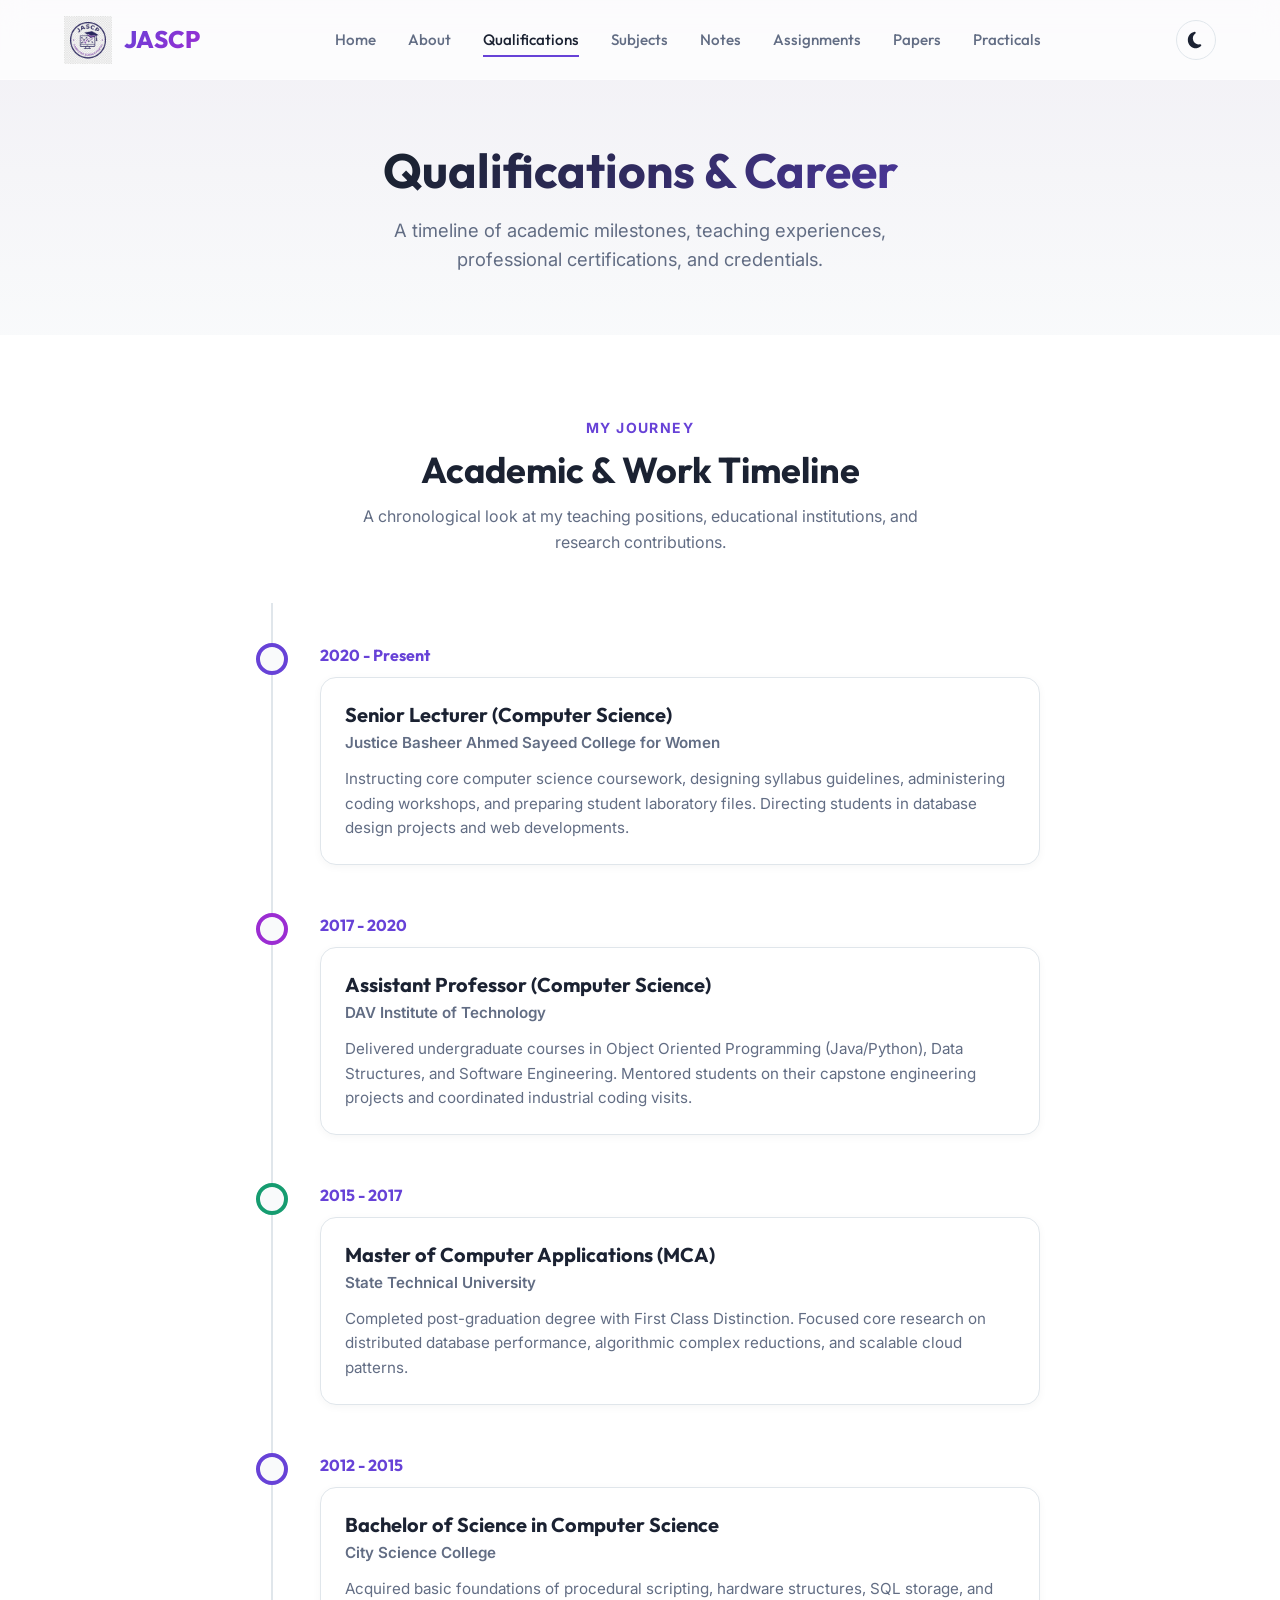
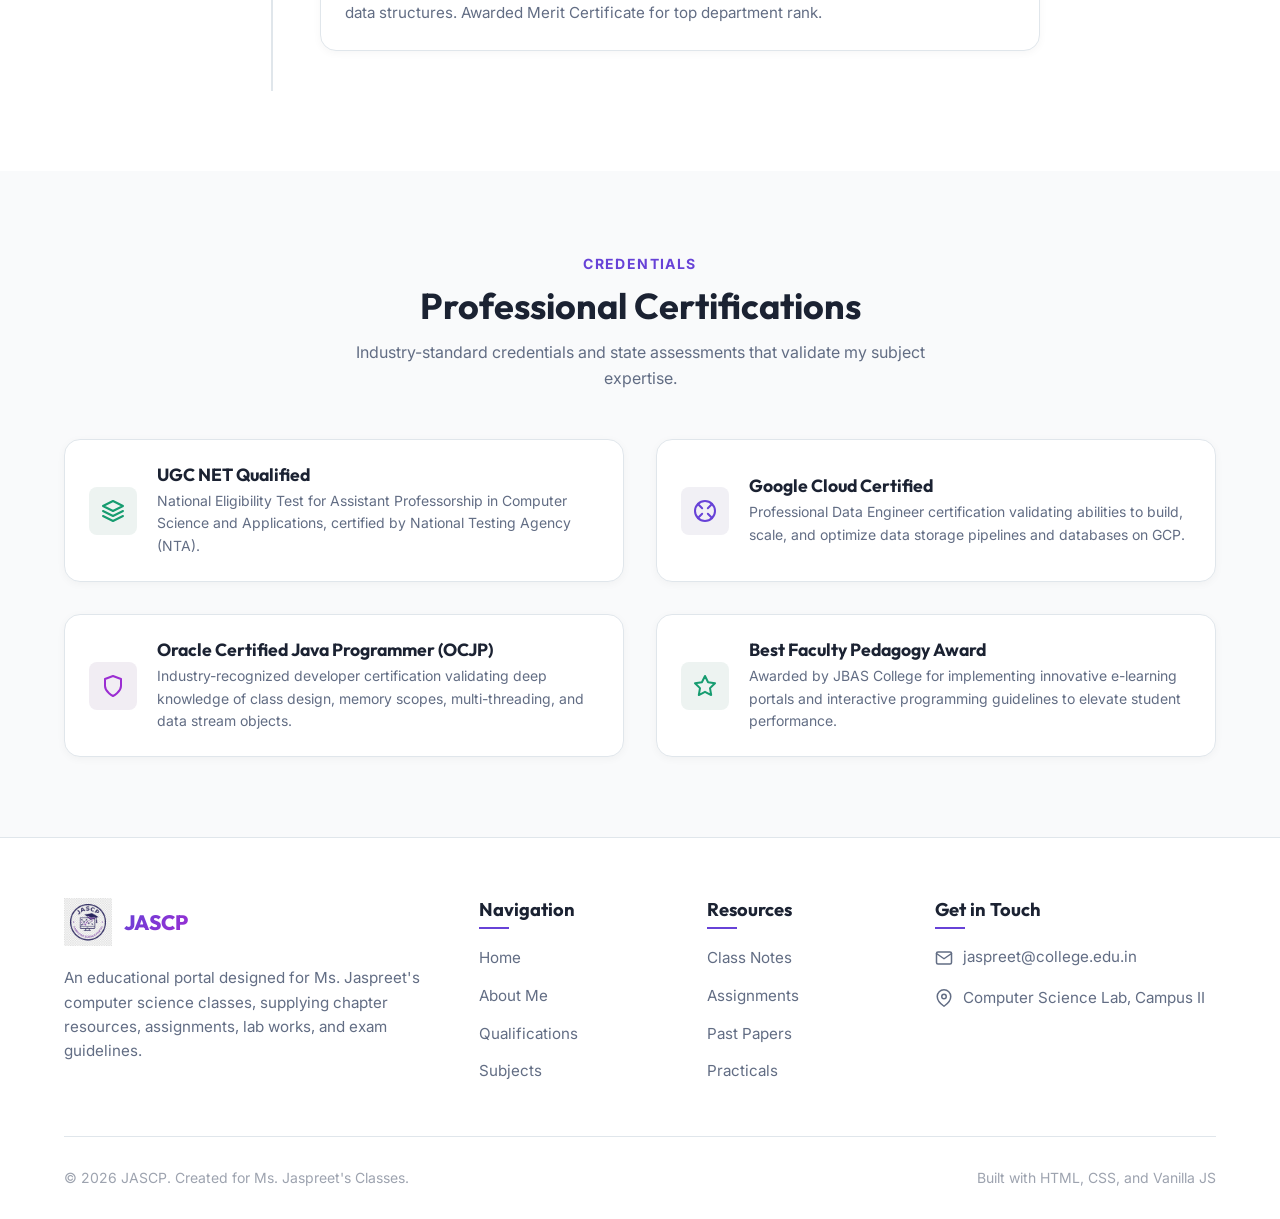
<file: qualifications.html>
<!DOCTYPE html>
<html lang="en">
<head>
  <meta charset="UTF-8">
  <meta name="viewport" content="width=device-width, initial-scale=1.0">
  <title>Qualifications - JASCP</title>
  <meta name="description" content="Explore Ms. Jaspreet's academic qualifications, work experience, certifications, and career highlights.">
  
  <link rel="stylesheet" href="assets/css/style.css">
  <link rel="stylesheet" href="assets/css/responsive.css">
  <link rel="stylesheet" href="assets/css/animations.css">
  
  <script src="assets/js/theme.js"></script>
</head>
<body>

  <!-- Navigation Header -->
  <header>
    <div class="container">
      <a href="index.html" class="logo-link">
        <img src="assets/images/logo.png" alt="JASCP Logo" width="48" height="48">
        <span class="logo-text">JASCP</span>
      </a>
      
      <nav id="nav-menu">
        <ul>
          <li><a href="index.html">Home</a></li>
          <li><a href="about.html">About</a></li>
          <li><a href="qualifications.html" class="active">Qualifications</a></li>
          <li><a href="subjects.html">Subjects</a></li>
          <li><a href="notes.html">Notes</a></li>
          <li><a href="assignments.html">Assignments</a></li>
          <li><a href="question-papers.html">Papers</a></li>
          <li><a href="practicals.html">Practicals</a></li>
        </ul>
      </nav>
      
      <div class="nav-actions">
        <button id="theme-toggle" class="theme-btn" aria-label="Toggle light/dark theme">
          <svg class="moon-icon" viewBox="0 0 24 24"><path d="M12.3 22h-.1c-5.5 0-10-4.5-10-10 0-4.8 3.5-8.9 8.2-9.8.5-.1 1 .2 1.2.7.2.5 0 1.1-.4 1.4-2.8 2-3.8 5.7-2.3 8.8 1.5 3 4.7 4.7 8 4.1.5-.1 1 .1 1.3.6.3.5.2 1.1-.2 1.4-1.9 1.9-4.5 2.8-7.2 2.8z"/></svg>
          <svg class="sun-icon" viewBox="0 0 24 24"><path d="M12 7c-2.76 0-5 2.24-5 5s2.24 5 5 5 5-2.24 5-5-2.24-5-5-5zM2 13h2c.55 0 1-.45 1-1s-.45-1-1-1H2c-.55 0-1 .45-1 1s.45 1 1 1zm18 0h2c.55 0 1-.45 1-1s-.45-1-1-1h-2c-.55 0-1 .45-1 1s.45 1 1 1zM11 2v2c0 .55.45 1 1 1s1-.45 1-1V2c0-.55-.45-1-1-1s-1 .45-1 1zm0 18v2c0 .55.45 1 1 1s1-.45 1-1v-2c0-.55-.45-1-1-1s-1 .45-1 1zM5.99 4.58c-.39-.39-1.03-.39-1.41 0s-.39 1.03 0 1.41l1.06 1.06c.39.39 1.03.39 1.41 0s.39-1.03 0-1.41L5.99 4.58zm12.37 12.37c-.39-.39-1.03-.39-1.41 0s-.39 1.03 0 1.41l1.06 1.06c.39.39 1.03.39 1.41 0s.39-1.03 0-1.41l-1.06-1.06zm1.06-12.37c-.39-.39-1.03-.39-1.41 0l-1.06 1.06c-.39.39-.39 1.03 0 1.41s1.03.39 1.41 0l1.06-1.06c.39-.39.39-1.03 0-1.41zm-12.37 12.37c-.39-.39-1.03-.39-1.41 0l-1.06 1.06c-.39.39-.39 1.03 0 1.41s1.03.39 1.41 0l1.06-1.06c.39-.39.39-1.03 0-1.41z"/></svg>
        </button>
        <button id="hamburger" class="hamburger" aria-label="Toggle menu" aria-expanded="false">
          <span></span>
          <span></span>
          <span></span>
        </button>
      </div>
    </div>
  </header>

  <!-- Page Header -->
  <section class="page-header">
    <div class="container animate-fade-in-up">
      <h1>Qualifications & Career</h1>
      <p>A timeline of academic milestones, teaching experiences, professional certifications, and credentials.</p>
    </div>
  </section>

  <!-- Experience & Academic Timeline -->
  <section class="section-padding" style="background-color: var(--bg-surface);">
    <div class="container">
      <div class="section-header">
        <span class="subtitle">My Journey</span>
        <h2 class="title">Academic & Work Timeline</h2>
        <p class="desc">A chronological look at my teaching positions, educational institutions, and research contributions.</p>
      </div>
      
      <div class="timeline">
        <div class="timeline-item animate-fade-in-up">
          <div class="timeline-icon"></div>
          <div class="timeline-date">2020 - Present</div>
          <div class="timeline-content">
            <h3>Senior Lecturer (Computer Science)</h3>
            <div class="institution">Justice Basheer Ahmed Sayeed College for Women</div>
            <p>Instructing core computer science coursework, designing syllabus guidelines, administering coding workshops, and preparing student laboratory files. Directing students in database design projects and web developments.</p>
          </div>
        </div>
        
        <div class="timeline-item animate-fade-in-up delay-100">
          <div class="timeline-icon" style="border-color: var(--secondary);"></div>
          <div class="timeline-date">2017 - 2020</div>
          <div class="timeline-content">
            <h3>Assistant Professor (Computer Science)</h3>
            <div class="institution">DAV Institute of Technology</div>
            <p>Delivered undergraduate courses in Object Oriented Programming (Java/Python), Data Structures, and Software Engineering. Mentored students on their capstone engineering projects and coordinated industrial coding visits.</p>
          </div>
        </div>
        
        <div class="timeline-item animate-fade-in-up delay-200">
          <div class="timeline-icon" style="border-color: var(--accent);"></div>
          <div class="timeline-date">2015 - 2017</div>
          <div class="timeline-content">
            <h3>Master of Computer Applications (MCA)</h3>
            <div class="institution">State Technical University</div>
            <p>Completed post-graduation degree with First Class Distinction. Focused core research on distributed database performance, algorithmic complex reductions, and scalable cloud patterns.</p>
          </div>
        </div>
        
        <div class="timeline-item animate-fade-in-up delay-300">
          <div class="timeline-icon" style="border-color: var(--primary);"></div>
          <div class="timeline-date">2012 - 2015</div>
          <div class="timeline-content">
            <h3>Bachelor of Science in Computer Science</h3>
            <div class="institution">City Science College</div>
            <p>Acquired basic foundations of procedural scripting, hardware structures, SQL storage, and data structures. Awarded Merit Certificate for top department rank.</p>
          </div>
        </div>
      </div>
    </div>
  </section>

  <!-- Certifications & Achievements -->
  <section class="section-padding">
    <div class="container">
      <div class="section-header">
        <span class="subtitle">Credentials</span>
        <h2 class="title">Professional Certifications</h2>
        <p class="desc">Industry-standard credentials and state assessments that validate my subject expertise.</p>
      </div>
      
      <div class="grid-2">
        <div class="card cert-card animate-fade-in-up">
          <div class="cert-icon">
            <svg width="24" height="24" viewBox="0 0 24 24" fill="none" stroke="currentColor" stroke-width="2" stroke-linecap="round" stroke-linejoin="round"><path d="M12 2L2 7l10 5 10-5-10-5zM2 17l10 5 10-5M2 12l10 5 10-5"/></svg>
          </div>
          <div class="cert-info">
            <h3>UGC NET Qualified</h3>
            <p>National Eligibility Test for Assistant Professorship in Computer Science and Applications, certified by National Testing Agency (NTA).</p>
          </div>
        </div>
        
        <div class="card cert-card animate-fade-in-up delay-100">
          <div class="cert-icon" style="background-color: var(--primary-light); color: var(--primary);">
            <svg width="24" height="24" viewBox="0 0 24 24" fill="none" stroke="currentColor" stroke-width="2" stroke-linecap="round" stroke-linejoin="round"><circle cx="12" cy="12" r="10"/><path d="m4.93 4.93 4.24 4.24M14.83 9.17l4.24-4.24M14.83 14.83l4.24 4.24M9.17 14.83l-4.24 4.24"/></svg>
          </div>
          <div class="cert-info">
            <h3>Google Cloud Certified</h3>
            <p>Professional Data Engineer certification validating abilities to build, scale, and optimize data storage pipelines and databases on GCP.</p>
          </div>
        </div>
        
        <div class="card cert-card animate-fade-in-up delay-200">
          <div class="cert-icon" style="background-color: hsl(280, 20%, 94%); color: var(--secondary);">
            <svg width="24" height="24" viewBox="0 0 24 24" fill="none" stroke="currentColor" stroke-width="2" stroke-linecap="round" stroke-linejoin="round"><path d="M12 22s8-4 8-10V5l-8-3-8 3v7c0 6 8 10 8 10z"/></svg>
          </div>
          <div class="cert-info">
            <h3>Oracle Certified Java Programmer (OCJP)</h3>
            <p>Industry-recognized developer certification validating deep knowledge of class design, memory scopes, multi-threading, and data stream objects.</p>
          </div>
        </div>
        
        <div class="card cert-card animate-fade-in-up delay-300">
          <div class="cert-icon" style="background-color: var(--accent-light); color: var(--accent);">
            <svg width="24" height="24" viewBox="0 0 24 24" fill="none" stroke="currentColor" stroke-width="2" stroke-linecap="round" stroke-linejoin="round"><polygon points="12 2 15.09 8.26 22 9.27 17 14.14 18.18 21.02 12 17.77 5.82 21.02 7 14.14 2 9.27 8.91 8.26 12 2"/></svg>
          </div>
          <div class="cert-info">
            <h3>Best Faculty Pedagogy Award</h3>
            <p>Awarded by JBAS College for implementing innovative e-learning portals and interactive programming guidelines to elevate student performance.</p>
          </div>
        </div>
      </div>
    </div>
  </section>

  <!-- Footer -->
  <footer>
    <div class="container">
      <div class="footer-grid">
        <div class="footer-col">
          <a href="index.html" class="logo-link" style="margin-bottom: 20px;">
            <img src="assets/images/logo.png" alt="JASCP Logo" width="40" height="40">
            <span class="logo-text" style="font-size: 1.3rem;">JASCP</span>
          </a>
          <p>An educational portal designed for Ms. Jaspreet's computer science classes, supplying chapter resources, assignments, lab works, and exam guidelines.</p>
        </div>
        
        <div class="footer-col">
          <h4>Navigation</h4>
          <ul class="footer-links">
            <li><a href="index.html">Home</a></li>
            <li><a href="about.html">About Me</a></li>
            <li><a href="qualifications.html">Qualifications</a></li>
            <li><a href="subjects.html">Subjects</a></li>
          </ul>
        </div>
        
        <div class="footer-col">
          <h4>Resources</h4>
          <ul class="footer-links">
            <li><a href="notes.html">Class Notes</a></li>
            <li><a href="assignments.html">Assignments</a></li>
            <li><a href="question-papers.html">Past Papers</a></li>
            <li><a href="practicals.html">Practicals</a></li>
          </ul>
        </div>
        
        <div class="footer-col contact-info">
          <h4>Get in Touch</h4>
          <p>
            <svg width="18" height="18" viewBox="0 0 24 24" fill="none" stroke="currentColor" stroke-width="2" stroke-linecap="round" stroke-linejoin="round"><path d="M4 4h16c1.1 0 2 .9 2 2v12c0 1.1-.9 2-2 2H4c-1.1 0-2-.9-2-2V6c0-1.1.9-2 2-2z"/><polyline points="22,6 12,13 2,6"/></svg>
            jaspreet@college.edu.in
          </p>
          <p>
            <svg width="18" height="18" viewBox="0 0 24 24" fill="none" stroke="currentColor" stroke-width="2" stroke-linecap="round" stroke-linejoin="round"><path d="M21 10c0 7-9 13-9 13s-9-6-9-13a9 9 0 0 1 18 0z"/><circle cx="12" cy="10" r="3"/></svg>
            Computer Science Lab, Campus II
          </p>
        </div>
      </div>
      
      <div class="footer-bottom">
        <p>&copy; <span id="current-year"></span> JASCP. Created for Ms. Jaspreet's Classes.</p>
        <p>Built with HTML, CSS, and Vanilla JS</p>
      </div>
    </div>
  </footer>

  <script src="assets/js/main.js"></script>
</body>
</html>
</file>
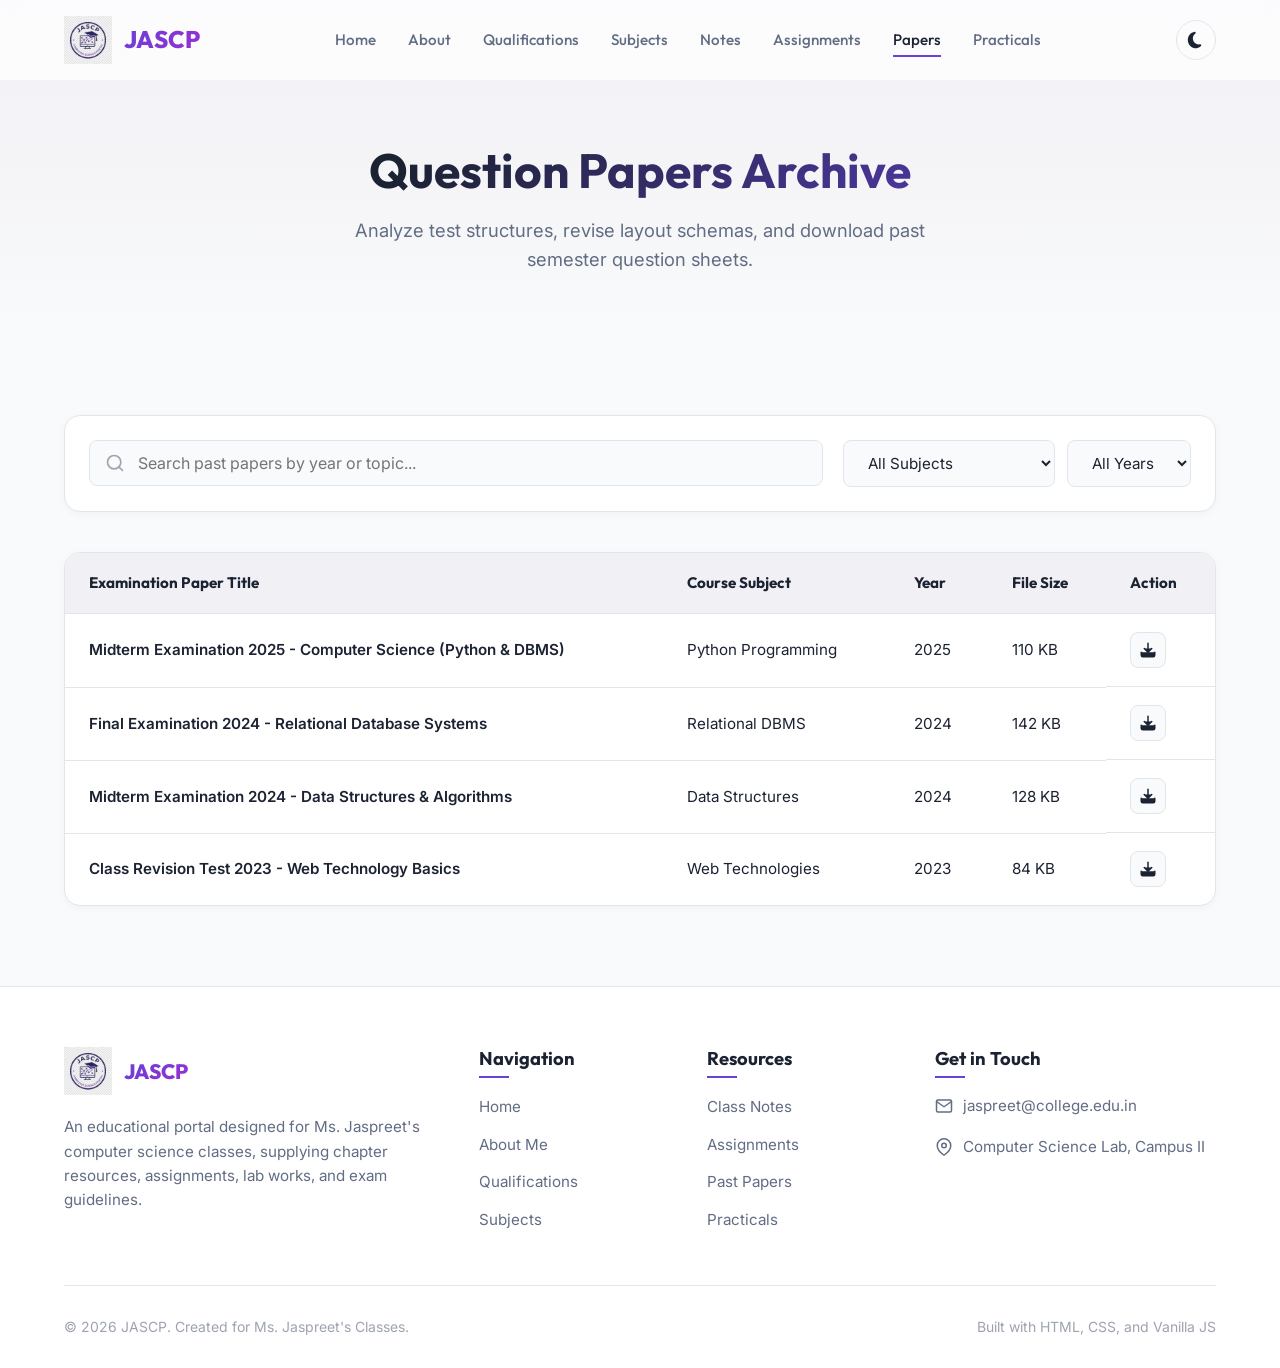
<file: question-papers.html>
<!DOCTYPE html>
<html lang="en">
<head>
  <meta charset="UTF-8">
  <meta name="viewport" content="width=device-width, initial-scale=1.0">
  <title>Past Papers Archive - JASCP</title>
  <meta name="description" content="Access past examination question papers and test sheets for computer science courses.">
  
  <link rel="stylesheet" href="assets/css/style.css">
  <link rel="stylesheet" href="assets/css/responsive.css">
  <link rel="stylesheet" href="assets/css/animations.css">
  
  <script src="assets/js/theme.js"></script>
</head>
<body>

  <!-- Navigation Header -->
  <header>
    <div class="container">
      <a href="index.html" class="logo-link">
        <img src="assets/images/logo.png" alt="JASCP Logo" width="48" height="48">
        <span class="logo-text">JASCP</span>
      </a>
      
      <nav id="nav-menu">
        <ul>
          <li><a href="index.html">Home</a></li>
          <li><a href="about.html">About</a></li>
          <li><a href="qualifications.html">Qualifications</a></li>
          <li><a href="subjects.html">Subjects</a></li>
          <li><a href="notes.html">Notes</a></li>
          <li><a href="assignments.html">Assignments</a></li>
          <li><a href="question-papers.html" class="active">Papers</a></li>
          <li><a href="practicals.html">Practicals</a></li>
        </ul>
      </nav>
      
      <div class="nav-actions">
        <button id="theme-toggle" class="theme-btn" aria-label="Toggle light/dark theme">
          <svg class="moon-icon" viewBox="0 0 24 24"><path d="M12.3 22h-.1c-5.5 0-10-4.5-10-10 0-4.8 3.5-8.9 8.2-9.8.5-.1 1 .2 1.2.7.2.5 0 1.1-.4 1.4-2.8 2-3.8 5.7-2.3 8.8 1.5 3 4.7 4.7 8 4.1.5-.1 1 .1 1.3.6.3.5.2 1.1-.2 1.4-1.9 1.9-4.5 2.8-7.2 2.8z"/></svg>
          <svg class="sun-icon" viewBox="0 0 24 24"><path d="M12 7c-2.76 0-5 2.24-5 5s2.24 5 5 5 5-2.24 5-5-2.24-5-5-5zM2 13h2c.55 0 1-.45 1-1s-.45-1-1-1H2c-.55 0-1 .45-1 1s.45 1 1 1zm18 0h2c.55 0 1-.45 1-1s-.45-1-1-1h-2c-.55 0-1 .45-1 1s.45 1 1 1zM11 2v2c0 .55.45 1 1 1s1-.45 1-1V2c0-.55-.45-1-1-1s-1 .45-1 1zm0 18v2c0 .55.45 1 1 1s1-.45 1-1v-2c0-.55-.45-1-1-1s-1 .45-1 1zM5.99 4.58c-.39-.39-1.03-.39-1.41 0s-.39 1.03 0 1.41l1.06 1.06c.39.39 1.03.39 1.41 0s.39-1.03 0-1.41L5.99 4.58zm12.37 12.37c-.39-.39-1.03-.39-1.41 0s-.39 1.03 0 1.41l1.06 1.06c.39.39 1.03.39 1.41 0s.39-1.03 0-1.41l-1.06-1.06zm1.06-12.37c-.39-.39-1.03-.39-1.41 0l-1.06 1.06c-.39.39-.39 1.03 0 1.41s1.03.39 1.41 0l1.06-1.06c.39-.39.39-1.03 0-1.41zm-12.37 12.37c-.39-.39-1.03-.39-1.41 0l-1.06 1.06c-.39.39-.39 1.03 0 1.41s1.03.39 1.41 0l1.06-1.06c.39-.39.39-1.03 0-1.41z"/></svg>
        </button>
        <button id="hamburger" class="hamburger" aria-label="Toggle menu" aria-expanded="false">
          <span></span>
          <span></span>
          <span></span>
        </button>
      </div>
    </div>
  </header>

  <!-- Page Header -->
  <section class="page-header">
    <div class="container animate-fade-in-up">
      <h1>Question Papers Archive</h1>
      <p>Analyze test structures, revise layout schemas, and download past semester question sheets.</p>
    </div>
  </section>

  <!-- Search & Filters -->
  <section class="section-padding" style="background-color: var(--bg-base);">
    <div class="container">
      <div class="search-filter-container animate-fade-in-up">
        <!-- Search bar -->
        <div class="search-box">
          <svg viewBox="0 0 24 24" fill="none" stroke="currentColor" stroke-width="2" stroke-linecap="round" stroke-linejoin="round">
            <circle cx="11" cy="11" r="8"/><line x1="21" y1="21" x2="16.65" y2="16.65"/>
          </svg>
          <input type="text" id="search-input" placeholder="Search past papers by year or topic...">
        </div>
        
        <!-- Filters -->
        <div class="filter-box">
          <select id="subject-filter" class="filter-select">
            <option value="all">All Subjects</option>
            <option value="python">Python Programming</option>
            <option value="dbms">Relational DBMS</option>
            <option value="dsa">Data Structures</option>
            <option value="web">Web Technologies</option>
          </select>
          
          <select id="secondary-filter" class="filter-select">
            <option value="all">All Years</option>
            <option value="2025">2025</option>
            <option value="2024">2024</option>
            <option value="2023">2023</option>
          </select>
        </div>
      </div>
      
      <!-- Table Directory -->
      <div class="table-container animate-fade-in-up delay-100">
        <table>
          <thead>
            <tr>
              <th>Examination Paper Title</th>
              <th>Course Subject</th>
              <th>Year</th>
              <th>File Size</th>
              <th>Action</th>
            </tr>
          </thead>
          <tbody>
            <tr class="searchable-item" data-search-text="midterm examination 2025 python database dbms computer science paper" data-subject="python" data-year="2025">
              <td style="font-weight: 600;">Midterm Examination 2025 - Computer Science (Python & DBMS)</td>
              <td>Python Programming</td>
              <td>2025</td>
              <td>110 KB</td>
              <td class="actions-cell">
                <a href="assets/docs/question-papers/midterm_2025.txt" download class="btn-icon" aria-label="Download Paper">
                  <svg viewBox="0 0 24 24" fill="none" stroke="currentColor" stroke-width="2" stroke-linecap="round" stroke-linejoin="round"><path d="M21 15v4a2 2 0 0 1-2 2H5a2 2 0 0 1-2-2v-4M7 10l5 5 5-5M12 15V3"/></svg>
                </a>
              </td>
            </tr>
            
            <tr class="searchable-item" data-search-text="final semester examination 2024 relational database systems dbms schema normalizations queries" data-subject="dbms" data-year="2024">
              <td style="font-weight: 600;">Final Examination 2024 - Relational Database Systems</td>
              <td>Relational DBMS</td>
              <td>2024</td>
              <td>142 KB</td>
              <td class="actions-cell">
                <a href="assets/docs/question-papers/midterm_2025.txt" download class="btn-icon" aria-label="Download Paper">
                  <svg viewBox="0 0 24 24" fill="none" stroke="currentColor" stroke-width="2" stroke-linecap="round" stroke-linejoin="round"><path d="M21 15v4a2 2 0 0 1-2 2H5a2 2 0 0 1-2-2v-4M7 10l5 5 5-5M12 15V3"/></svg>
                </a>
              </td>
            </tr>
            
            <tr class="searchable-item" data-search-text="midterm examination 2024 data structures algorithms dsa complexity lists sorting" data-subject="dsa" data-year="2024">
              <td style="font-weight: 600;">Midterm Examination 2024 - Data Structures & Algorithms</td>
              <td>Data Structures</td>
              <td>2024</td>
              <td>128 KB</td>
              <td class="actions-cell">
                <a href="assets/docs/question-papers/midterm_2025.txt" download class="btn-icon" aria-label="Download Paper">
                  <svg viewBox="0 0 24 24" fill="none" stroke="currentColor" stroke-width="2" stroke-linecap="round" stroke-linejoin="round"><path d="M21 15v4a2 2 0 0 1-2 2H5a2 2 0 0 1-2-2v-4M7 10l5 5 5-5M12 15V3"/></svg>
                </a>
              </td>
            </tr>
            
            <tr class="searchable-item" data-search-text="class revision test 2023 web technology basics html layout css responsive stylesheets" data-subject="web" data-year="2023">
              <td style="font-weight: 600;">Class Revision Test 2023 - Web Technology Basics</td>
              <td>Web Technologies</td>
              <td>2023</td>
              <td>84 KB</td>
              <td class="actions-cell">
                <a href="assets/docs/question-papers/midterm_2025.txt" download class="btn-icon" aria-label="Download Paper">
                  <svg viewBox="0 0 24 24" fill="none" stroke="currentColor" stroke-width="2" stroke-linecap="round" stroke-linejoin="round"><path d="M21 15v4a2 2 0 0 1-2 2H5a2 2 0 0 1-2-2v-4M7 10l5 5 5-5M12 15V3"/></svg>
                </a>
              </td>
            </tr>
          </tbody>
        </table>
        
        <div id="no-results" class="no-results">
          <svg width="48" height="48" viewBox="0 0 24 24" fill="none" stroke="currentColor" stroke-width="2" stroke-linecap="round" stroke-linejoin="round" style="color: var(--text-light); margin-bottom: 12px;"><circle cx="11" cy="11" r="8"/><line x1="21" y1="21" x2="16.65" y2="16.65"/></svg>
          <p>No matching question papers found. Try checking filters or modifying search keywords.</p>
        </div>
      </div>
    </div>
  </section>

  <!-- Footer -->
  <footer>
    <div class="container">
      <div class="footer-grid">
        <div class="footer-col">
          <a href="index.html" class="logo-link" style="margin-bottom: 20px;">
            <img src="assets/images/logo.png" alt="JASCP Logo" width="40" height="40">
            <span class="logo-text" style="font-size: 1.3rem;">JASCP</span>
          </a>
          <p>An educational portal designed for Ms. Jaspreet's computer science classes, supplying chapter resources, assignments, lab works, and exam guidelines.</p>
        </div>
        
        <div class="footer-col">
          <h4>Navigation</h4>
          <ul class="footer-links">
            <li><a href="index.html">Home</a></li>
            <li><a href="about.html">About Me</a></li>
            <li><a href="qualifications.html">Qualifications</a></li>
            <li><a href="subjects.html">Subjects</a></li>
          </ul>
        </div>
        
        <div class="footer-col">
          <h4>Resources</h4>
          <ul class="footer-links">
            <li><a href="notes.html">Class Notes</a></li>
            <li><a href="assignments.html">Assignments</a></li>
            <li><a href="question-papers.html">Past Papers</a></li>
            <li><a href="practicals.html">Practicals</a></li>
          </ul>
        </div>
        
        <div class="footer-col contact-info">
          <h4>Get in Touch</h4>
          <p>
            <svg width="18" height="18" viewBox="0 0 24 24" fill="none" stroke="currentColor" stroke-width="2" stroke-linecap="round" stroke-linejoin="round"><path d="M4 4h16c1.1 0 2 .9 2 2v12c0 1.1-.9 2-2 2H4c-1.1 0-2-.9-2-2V6c0-1.1.9-2 2-2z"/><polyline points="22,6 12,13 2,6"/></svg>
            jaspreet@college.edu.in
          </p>
          <p>
            <svg width="18" height="18" viewBox="0 0 24 24" fill="none" stroke="currentColor" stroke-width="2" stroke-linecap="round" stroke-linejoin="round"><path d="M21 10c0 7-9 13-9 13s-9-6-9-13a9 9 0 0 1 18 0z"/><circle cx="12" cy="10" r="3"/></svg>
            Computer Science Lab, Campus II
          </p>
        </div>
      </div>
      
      <div class="footer-bottom">
        <p>&copy; <span id="current-year"></span> JASCP. Created for Ms. Jaspreet's Classes.</p>
        <p>Built with HTML, CSS, and Vanilla JS</p>
      </div>
    </div>
  </footer>

  <!-- Scripts -->
  <script src="assets/js/main.js"></script>
  <script src="assets/js/search.js"></script>
</body>
</html>
</file>
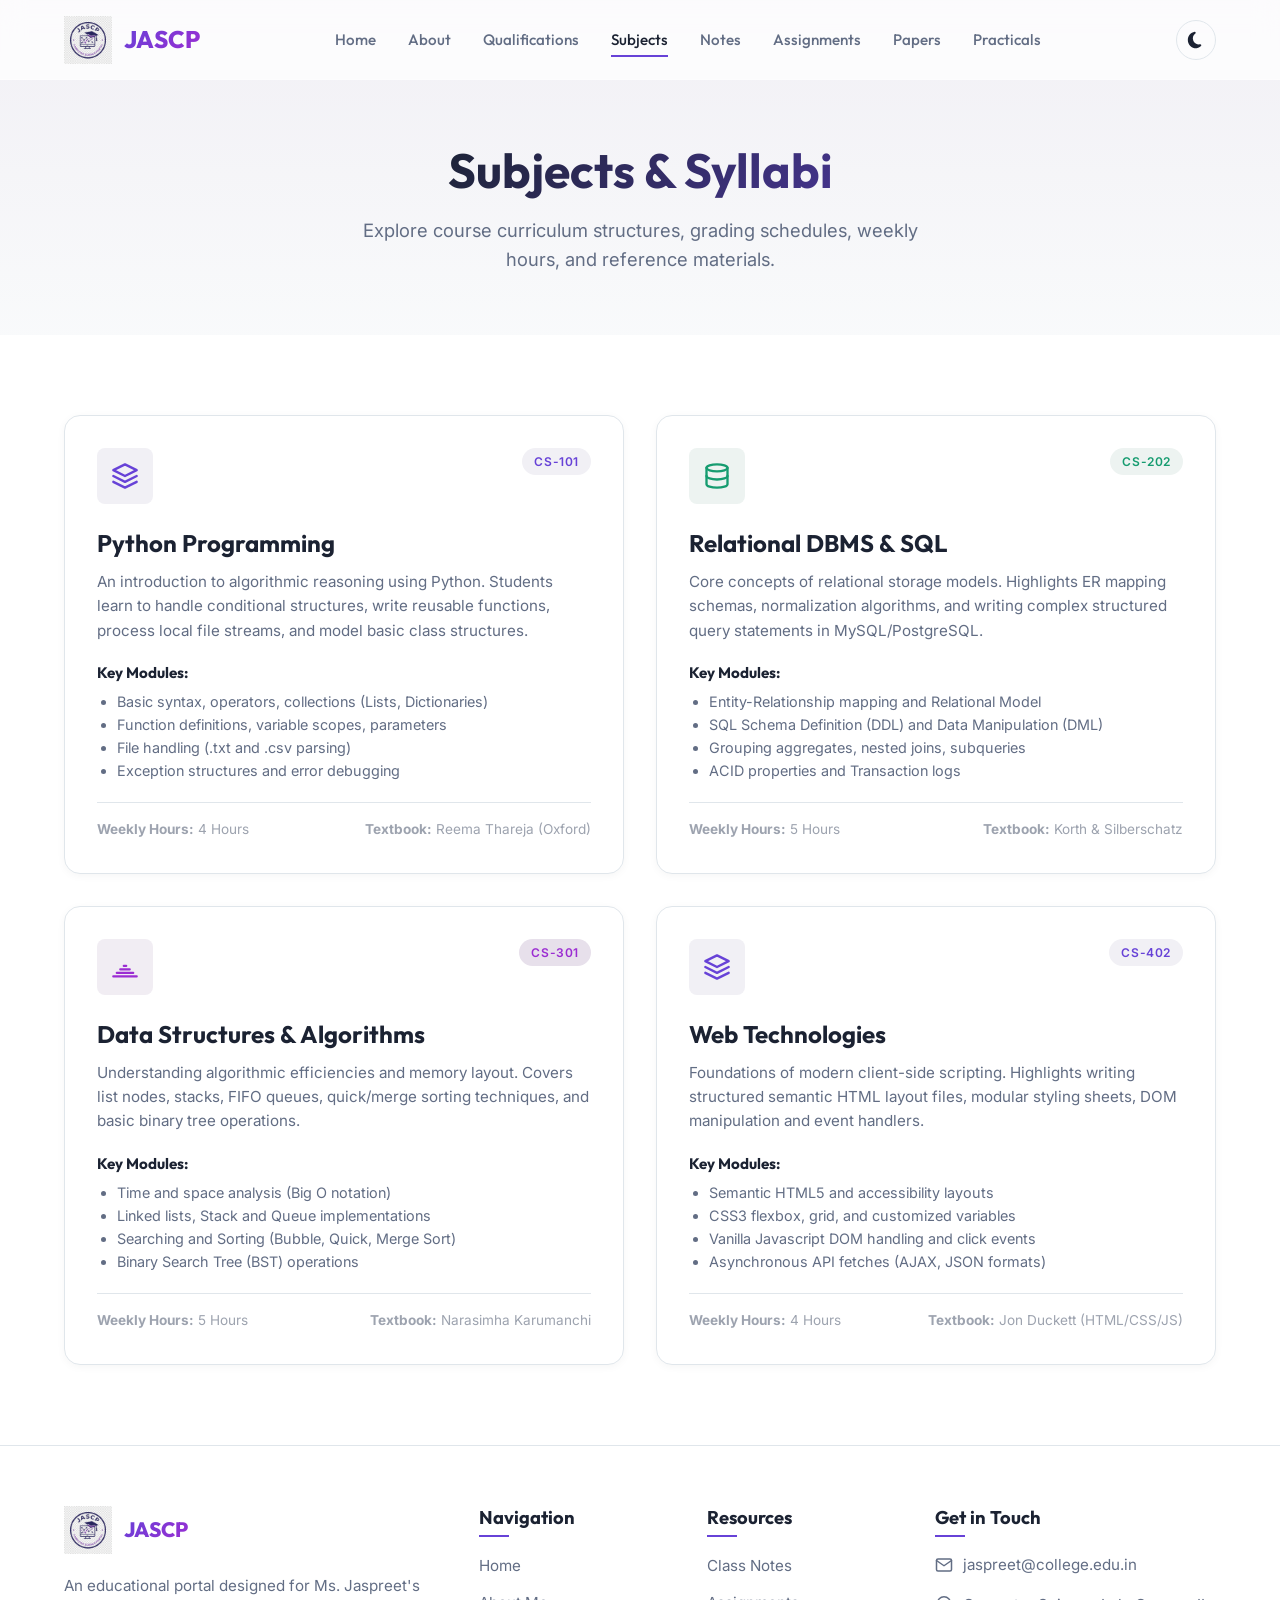
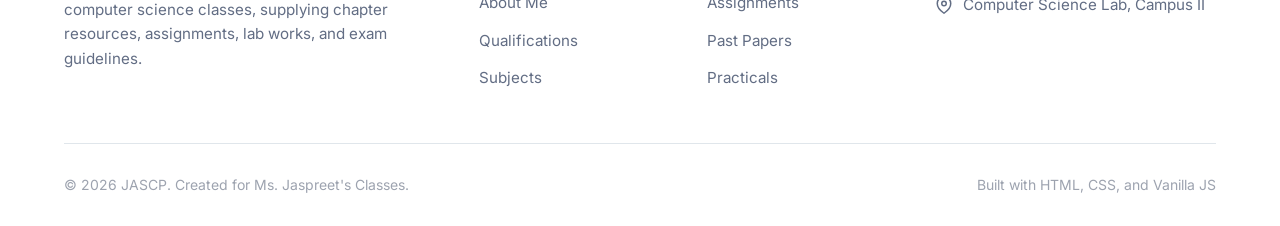
<file: subjects.html>
<!DOCTYPE html>
<html lang="en">
<head>
  <meta charset="UTF-8">
  <meta name="viewport" content="width=device-width, initial-scale=1.0">
  <title>Subjects Taught - JASCP</title>
  <meta name="description" content="View the computer science courses taught by Ms. Jaspreet, including Python, DBMS, DSA, and Web Development.">
  
  <link rel="stylesheet" href="assets/css/style.css">
  <link rel="stylesheet" href="assets/css/responsive.css">
  <link rel="stylesheet" href="assets/css/animations.css">
  
  <script src="assets/js/theme.js"></script>
</head>
<body>

  <!-- Navigation Header -->
  <header>
    <div class="container">
      <a href="index.html" class="logo-link">
        <img src="assets/images/logo.png" alt="JASCP Logo" width="48" height="48">
        <span class="logo-text">JASCP</span>
      </a>
      
      <nav id="nav-menu">
        <ul>
          <li><a href="index.html">Home</a></li>
          <li><a href="about.html">About</a></li>
          <li><a href="qualifications.html">Qualifications</a></li>
          <li><a href="subjects.html" class="active">Subjects</a></li>
          <li><a href="notes.html">Notes</a></li>
          <li><a href="assignments.html">Assignments</a></li>
          <li><a href="question-papers.html">Papers</a></li>
          <li><a href="practicals.html">Practicals</a></li>
        </ul>
      </nav>
      
      <div class="nav-actions">
        <button id="theme-toggle" class="theme-btn" aria-label="Toggle light/dark theme">
          <svg class="moon-icon" viewBox="0 0 24 24"><path d="M12.3 22h-.1c-5.5 0-10-4.5-10-10 0-4.8 3.5-8.9 8.2-9.8.5-.1 1 .2 1.2.7.2.5 0 1.1-.4 1.4-2.8 2-3.8 5.7-2.3 8.8 1.5 3 4.7 4.7 8 4.1.5-.1 1 .1 1.3.6.3.5.2 1.1-.2 1.4-1.9 1.9-4.5 2.8-7.2 2.8z"/></svg>
          <svg class="sun-icon" viewBox="0 0 24 24"><path d="M12 7c-2.76 0-5 2.24-5 5s2.24 5 5 5 5-2.24 5-5-2.24-5-5-5zM2 13h2c.55 0 1-.45 1-1s-.45-1-1-1H2c-.55 0-1 .45-1 1s.45 1 1 1zm18 0h2c.55 0 1-.45 1-1s-.45-1-1-1h-2c-.55 0-1 .45-1 1s.45 1 1 1zM11 2v2c0 .55.45 1 1 1s1-.45 1-1V2c0-.55-.45-1-1-1s-1 .45-1 1zm0 18v2c0 .55.45 1 1 1s1-.45 1-1v-2c0-.55-.45-1-1-1s-1 .45-1 1zM5.99 4.58c-.39-.39-1.03-.39-1.41 0s-.39 1.03 0 1.41l1.06 1.06c.39.39 1.03.39 1.41 0s.39-1.03 0-1.41L5.99 4.58zm12.37 12.37c-.39-.39-1.03-.39-1.41 0s-.39 1.03 0 1.41l1.06 1.06c.39.39 1.03.39 1.41 0s.39-1.03 0-1.41l-1.06-1.06zm1.06-12.37c-.39-.39-1.03-.39-1.41 0l-1.06 1.06c-.39.39-.39 1.03 0 1.41s1.03.39 1.41 0l1.06-1.06c.39-.39.39-1.03 0-1.41zm-12.37 12.37c-.39-.39-1.03-.39-1.41 0l-1.06 1.06c-.39.39-.39 1.03 0 1.41s1.03.39 1.41 0l1.06-1.06c.39-.39.39-1.03 0-1.41z"/></svg>
        </button>
        <button id="hamburger" class="hamburger" aria-label="Toggle menu" aria-expanded="false">
          <span></span>
          <span></span>
          <span></span>
        </button>
      </div>
    </div>
  </header>

  <!-- Page Header -->
  <section class="page-header">
    <div class="container animate-fade-in-up">
      <h1>Subjects & Syllabi</h1>
      <p>Explore course curriculum structures, grading schedules, weekly hours, and reference materials.</p>
    </div>
  </section>

  <!-- Subjects Grid -->
  <section class="section-padding" style="background-color: var(--bg-surface);">
    <div class="container">
      <div class="grid-2">
        <!-- Python Programming -->
        <div class="card animate-fade-in-up">
          <div style="display: flex; justify-content: space-between; align-items: flex-start; margin-bottom: 24px;">
            <div style="width: 56px; height: 56px; background-color: var(--primary-light); color: var(--primary); border-radius: var(--radius-sm); display: flex; align-items: center; justify-content: center;">
              <svg width="28" height="28" viewBox="0 0 24 24" fill="none" stroke="currentColor" stroke-width="2" stroke-linecap="round" stroke-linejoin="round"><path d="M12 2L2 7l10 5 10-5-10-5zM2 17l10 5 10-5M2 12l10 5 10-5"/></svg>
            </div>
            <span class="badge badge-primary">CS-101</span>
          </div>
          <h2 style="font-size: 1.5rem; margin-bottom: 12px;">Python Programming</h2>
          <p style="color: var(--text-muted); font-size: 0.95rem; margin-bottom: 20px;">An introduction to algorithmic reasoning using Python. Students learn to handle conditional structures, write reusable functions, process local file streams, and model basic class structures.</p>
          
          <h4 style="font-size: 0.95rem; margin-bottom: 8px;">Key Modules:</h4>
          <ul style="list-style: disc; padding-left: 20px; color: var(--text-muted); font-size: 0.9rem; margin-bottom: 20px;">
            <li>Basic syntax, operators, collections (Lists, Dictionaries)</li>
            <li>Function definitions, variable scopes, parameters</li>
            <li>File handling (.txt and .csv parsing)</li>
            <li>Exception structures and error debugging</li>
          </ul>
          
          <div style="border-top: 1px solid var(--border-color); padding-top: 16px; display: flex; justify-content: space-between; font-size: 0.85rem; color: var(--text-light);">
            <span><strong>Weekly Hours:</strong> 4 Hours</span>
            <span><strong>Textbook:</strong> Reema Thareja (Oxford)</span>
          </div>
        </div>

        <!-- Relational Database Management Systems -->
        <div class="card animate-fade-in-up delay-100">
          <div style="display: flex; justify-content: space-between; align-items: flex-start; margin-bottom: 24px;">
            <div style="width: 56px; height: 56px; background-color: var(--accent-light); color: var(--accent); border-radius: var(--radius-sm); display: flex; align-items: center; justify-content: center;">
              <svg width="28" height="28" viewBox="0 0 24 24" fill="none" stroke="currentColor" stroke-width="2" stroke-linecap="round" stroke-linejoin="round"><ellipse cx="12" cy="5" rx="9" ry="3"/><path d="M3 5v14c0 1.66 4 3 9 3s9-1.34 9-3V5"/><path d="M3 12c0 1.66 4 3 9 3s9-1.34 9-3"/></svg>
            </div>
            <span class="badge badge-success">CS-202</span>
          </div>
          <h2 style="font-size: 1.5rem; margin-bottom: 12px;">Relational DBMS & SQL</h2>
          <p style="color: var(--text-muted); font-size: 0.95rem; margin-bottom: 20px;">Core concepts of relational storage models. Highlights ER mapping schemas, normalization algorithms, and writing complex structured query statements in MySQL/PostgreSQL.</p>
          
          <h4 style="font-size: 0.95rem; margin-bottom: 8px;">Key Modules:</h4>
          <ul style="list-style: disc; padding-left: 20px; color: var(--text-muted); font-size: 0.9rem; margin-bottom: 20px;">
            <li>Entity-Relationship mapping and Relational Model</li>
            <li>SQL Schema Definition (DDL) and Data Manipulation (DML)</li>
            <li>Grouping aggregates, nested joins, subqueries</li>
            <li>ACID properties and Transaction logs</li>
          </ul>
          
          <div style="border-top: 1px solid var(--border-color); padding-top: 16px; display: flex; justify-content: space-between; font-size: 0.85rem; color: var(--text-light);">
            <span><strong>Weekly Hours:</strong> 5 Hours</span>
            <span><strong>Textbook:</strong> Korth & Silberschatz</span>
          </div>
        </div>

        <!-- Data Structures & Algorithms -->
        <div class="card animate-fade-in-up delay-200">
          <div style="display: flex; justify-content: space-between; align-items: flex-start; margin-bottom: 24px;">
            <div style="width: 56px; height: 56px; background-color: hsl(280, 20%, 94%); color: var(--secondary); border-radius: var(--radius-sm); display: flex; align-items: center; justify-content: center;">
              <svg width="28" height="28" viewBox="0 0 24 24" fill="none" stroke="currentColor" stroke-width="2" stroke-linecap="round" stroke-linejoin="round"><path d="M2 20h20M5 17h14M8 14h8M11 11h2"/></svg>
            </div>
            <span class="badge" style="background-color: hsl(280, 20%, 90%); color: var(--secondary);">CS-301</span>
          </div>
          <h2 style="font-size: 1.5rem; margin-bottom: 12px;">Data Structures & Algorithms</h2>
          <p style="color: var(--text-muted); font-size: 0.95rem; margin-bottom: 20px;">Understanding algorithmic efficiencies and memory layout. Covers list nodes, stacks, FIFO queues, quick/merge sorting techniques, and basic binary tree operations.</p>
          
          <h4 style="font-size: 0.95rem; margin-bottom: 8px;">Key Modules:</h4>
          <ul style="list-style: disc; padding-left: 20px; color: var(--text-muted); font-size: 0.9rem; margin-bottom: 20px;">
            <li>Time and space analysis (Big O notation)</li>
            <li>Linked lists, Stack and Queue implementations</li>
            <li>Searching and Sorting (Bubble, Quick, Merge Sort)</li>
            <li>Binary Search Tree (BST) operations</li>
          </ul>
          
          <div style="border-top: 1px solid var(--border-color); padding-top: 16px; display: flex; justify-content: space-between; font-size: 0.85rem; color: var(--text-light);">
            <span><strong>Weekly Hours:</strong> 5 Hours</span>
            <span><strong>Textbook:</strong> Narasimha Karumanchi</span>
          </div>
        </div>

        <!-- Web Technologies -->
        <div class="card animate-fade-in-up delay-300">
          <div style="display: flex; justify-content: space-between; align-items: flex-start; margin-bottom: 24px;">
            <div style="width: 56px; height: 56px; background-color: var(--primary-light); color: var(--primary); border-radius: var(--radius-sm); display: flex; align-items: center; justify-content: center;">
              <svg width="28" height="28" viewBox="0 0 24 24" fill="none" stroke="currentColor" stroke-width="2" stroke-linecap="round" stroke-linejoin="round"><polygon points="12 2 2 7 12 12 22 7 12 2"/><polyline points="2 17 12 22 22 17"/><polyline points="2 12 12 17 22 12"/></svg>
            </div>
            <span class="badge badge-primary">CS-402</span>
          </div>
          <h2 style="font-size: 1.5rem; margin-bottom: 12px;">Web Technologies</h2>
          <p style="color: var(--text-muted); font-size: 0.95rem; margin-bottom: 20px;">Foundations of modern client-side scripting. Highlights writing structured semantic HTML layout files, modular styling sheets, DOM manipulation and event handlers.</p>
          
          <h4 style="font-size: 0.95rem; margin-bottom: 8px;">Key Modules:</h4>
          <ul style="list-style: disc; padding-left: 20px; color: var(--text-muted); font-size: 0.9rem; margin-bottom: 20px;">
            <li>Semantic HTML5 and accessibility layouts</li>
            <li>CSS3 flexbox, grid, and customized variables</li>
            <li>Vanilla Javascript DOM handling and click events</li>
            <li>Asynchronous API fetches (AJAX, JSON formats)</li>
          </ul>
          
          <div style="border-top: 1px solid var(--border-color); padding-top: 16px; display: flex; justify-content: space-between; font-size: 0.85rem; color: var(--text-light);">
            <span><strong>Weekly Hours:</strong> 4 Hours</span>
            <span><strong>Textbook:</strong> Jon Duckett (HTML/CSS/JS)</span>
          </div>
        </div>
      </div>
    </div>
  </section>

  <!-- Footer -->
  <footer>
    <div class="container">
      <div class="footer-grid">
        <div class="footer-col">
          <a href="index.html" class="logo-link" style="margin-bottom: 20px;">
            <img src="assets/images/logo.png" alt="JASCP Logo" width="40" height="40">
            <span class="logo-text" style="font-size: 1.3rem;">JASCP</span>
          </a>
          <p>An educational portal designed for Ms. Jaspreet's computer science classes, supplying chapter resources, assignments, lab works, and exam guidelines.</p>
        </div>
        
        <div class="footer-col">
          <h4>Navigation</h4>
          <ul class="footer-links">
            <li><a href="index.html">Home</a></li>
            <li><a href="about.html">About Me</a></li>
            <li><a href="qualifications.html">Qualifications</a></li>
            <li><a href="subjects.html">Subjects</a></li>
          </ul>
        </div>
        
        <div class="footer-col">
          <h4>Resources</h4>
          <ul class="footer-links">
            <li><a href="notes.html">Class Notes</a></li>
            <li><a href="assignments.html">Assignments</a></li>
            <li><a href="question-papers.html">Past Papers</a></li>
            <li><a href="practicals.html">Practicals</a></li>
          </ul>
        </div>
        
        <div class="footer-col contact-info">
          <h4>Get in Touch</h4>
          <p>
            <svg width="18" height="18" viewBox="0 0 24 24" fill="none" stroke="currentColor" stroke-width="2" stroke-linecap="round" stroke-linejoin="round"><path d="M4 4h16c1.1 0 2 .9 2 2v12c0 1.1-.9 2-2 2H4c-1.1 0-2-.9-2-2V6c0-1.1.9-2 2-2z"/><polyline points="22,6 12,13 2,6"/></svg>
            jaspreet@college.edu.in
          </p>
          <p>
            <svg width="18" height="18" viewBox="0 0 24 24" fill="none" stroke="currentColor" stroke-width="2" stroke-linecap="round" stroke-linejoin="round"><path d="M21 10c0 7-9 13-9 13s-9-6-9-13a9 9 0 0 1 18 0z"/><circle cx="12" cy="10" r="3"/></svg>
            Computer Science Lab, Campus II
          </p>
        </div>
      </div>
      
      <div class="footer-bottom">
        <p>&copy; <span id="current-year"></span> JASCP. Created for Ms. Jaspreet's Classes.</p>
        <p>Built with HTML, CSS, and Vanilla JS</p>
      </div>
    </div>
  </footer>

  <script src="assets/js/main.js"></script>
</body>
</html>
</file>
<file: assets/css/style.css>
/* ms-jascp-website/assets/css/style.css */
@import url('https://fonts.googleapis.com/css2?family=Inter:wght@300;400;500;600;700&family=Outfit:wght@300;400;500;600;700;800&display=swap');

:root {
  /* HSL Colors - Light Mode Default */
  --hue-primary: 255; /* Indigo */
  --hue-secondary: 280; /* Purple */
  --hue-accent: 160; /* Emerald */
  
  --primary: hsl(var(--hue-primary), 65%, 55%);
  --primary-hover: hsl(var(--hue-primary), 65%, 45%);
  --primary-light: hsl(var(--hue-primary), 20%, 95%);
  --secondary: hsl(var(--hue-secondary), 65%, 50%);
  --accent: hsl(var(--hue-accent), 75%, 35%);
  --accent-light: hsl(var(--hue-accent), 20%, 94%);
  
  --bg-base: hsl(210, 25%, 98%);
  --bg-surface: hsl(0, 0%, 100%);
  --bg-surface-hover: hsl(210, 20%, 96%);
  
  --text-main: hsl(220, 30%, 15%);
  --text-muted: hsl(220, 15%, 45%);
  --text-light: hsl(220, 10%, 65%);
  --text-on-primary: hsl(0, 0%, 100%);
  
  --border-color: hsl(210, 20%, 90%);
  --border-color-focus: hsl(var(--hue-primary), 60%, 75%);
  
  --shadow-sm: 0 2px 8px rgba(0, 0, 0, 0.04);
  --shadow-md: 0 8px 24px rgba(0, 0, 0, 0.08);
  --shadow-lg: 0 16px 40px rgba(0, 0, 0, 0.12);
  
  --radius-sm: 8px;
  --radius-md: 16px;
  --radius-lg: 24px;
  
  --glass-bg: rgba(255, 255, 255, 0.75);
  --glass-border: rgba(255, 255, 255, 0.4);
  
  --transition-fast: 0.2s ease;
  --transition-normal: 0.3s cubic-bezier(0.4, 0, 0.2, 1);
  --transition-slow: 0.5s cubic-bezier(0.4, 0, 0.2, 1);
  
  --container-max-width: 1200px;
  --nav-height: 80px;
}

/* Dark Mode Overrides */
body.dark-theme {
  --primary: hsl(var(--hue-primary), 75%, 65%);
  --primary-hover: hsl(var(--hue-primary), 75%, 75%);
  --primary-light: hsl(var(--hue-primary), 20%, 15%);
  --secondary: hsl(var(--hue-secondary), 75%, 65%);
  --accent: hsl(var(--hue-accent), 75%, 45%);
  --accent-light: hsl(var(--hue-accent), 20%, 14%);
  
  --bg-base: hsl(220, 25%, 9%);
  --bg-surface: hsl(220, 25%, 13%);
  --bg-surface-hover: hsl(220, 20%, 17%);
  
  --text-main: hsl(210, 25%, 95%);
  --text-muted: hsl(210, 15%, 70%);
  --text-light: hsl(210, 10%, 50%);
  
  --border-color: hsl(220, 20%, 20%);
  --border-color-focus: hsl(var(--hue-primary), 60%, 45%);
  
  --shadow-sm: 0 4px 12px rgba(0, 0, 0, 0.15);
  --shadow-md: 0 12px 32px rgba(0, 0, 0, 0.25);
  --shadow-lg: 0 20px 48px rgba(0, 0, 0, 0.4);
  
  --glass-bg: rgba(20, 24, 33, 0.75);
  --glass-border: rgba(255, 255, 255, 0.05);
}

/* General Resets */
*, *::before, *::after {
  box-sizing: border-box;
  margin: 0;
  padding: 0;
}

html {
  scroll-behavior: smooth;
}

body {
  font-family: 'Inter', sans-serif;
  background-color: var(--bg-base);
  color: var(--text-main);
  line-height: 1.6;
  transition: background-color var(--transition-normal), color var(--transition-normal);
  overflow-x: hidden;
}

h1, h2, h3, h4, h5, h6 {
  font-family: 'Outfit', sans-serif;
  font-weight: 700;
  color: var(--text-main);
  line-height: 1.25;
}

a {
  color: var(--primary);
  text-decoration: none;
  transition: color var(--transition-fast);
}

a:hover {
  color: var(--primary-hover);
}

ul {
  list-style: none;
}

img {
  max-width: 100%;
  height: auto;
  display: block;
}

/* Scrollbar */
::-webkit-scrollbar {
  width: 10px;
}
::-webkit-scrollbar-track {
  background: var(--bg-base);
}
::-webkit-scrollbar-thumb {
  background: var(--border-color);
  border-radius: 5px;
}
::-webkit-scrollbar-thumb:hover {
  background: var(--text-light);
}

/* Shared Components & Layouts */
.container {
  max-width: var(--container-max-width);
  margin: 0 auto;
  padding: 0 24px;
}

.section-padding {
  padding: 80px 0;
}

.btn {
  display: inline-flex;
  align-items: center;
  justify-content: center;
  gap: 8px;
  padding: 12px 28px;
  font-family: 'Outfit', sans-serif;
  font-weight: 600;
  font-size: 1rem;
  border-radius: var(--radius-sm);
  cursor: pointer;
  transition: transform var(--transition-fast), background-color var(--transition-fast), color var(--transition-fast), box-shadow var(--transition-fast);
  border: none;
}

.btn:active {
  transform: scale(0.98);
}

.btn-primary {
  background-color: var(--primary);
  color: var(--text-on-primary);
  box-shadow: 0 4px 14px rgba(var(--hue-primary), 65%, 55%, 0.3);
}

.btn-primary:hover {
  background-color: var(--primary-hover);
  color: var(--text-on-primary);
  box-shadow: 0 6px 20px rgba(var(--hue-primary), 65%, 55%, 0.4);
}

.btn-secondary {
  background-color: var(--bg-surface);
  color: var(--text-main);
  border: 1px solid var(--border-color);
}

.btn-secondary:hover {
  background-color: var(--bg-surface-hover);
  border-color: var(--text-light);
}

.badge {
  display: inline-block;
  padding: 4px 12px;
  font-size: 0.75rem;
  font-weight: 600;
  border-radius: 50px;
  text-transform: uppercase;
  letter-spacing: 0.05em;
}

.badge-primary {
  background-color: var(--primary-light);
  color: var(--primary);
}

.badge-success {
  background-color: var(--accent-light);
  color: var(--accent);
}

.badge-danger {
  background-color: hsl(0, 100%, 96%);
  color: hsl(0, 80%, 45%);
}

body.dark-theme .badge-danger {
  background-color: hsl(0, 60%, 18%);
  color: hsl(0, 90%, 70%);
}

.text-center { text-align: center; }

/* Grid Utilities */
.grid-2 { display: grid; grid-template-columns: repeat(2, 1fr); gap: 32px; }
.grid-3 { display: grid; grid-template-columns: repeat(3, 1fr); gap: 24px; }
.grid-4 { display: grid; grid-template-columns: repeat(4, 1fr); gap: 24px; }

/* Section Header */
.section-header {
  margin-bottom: 48px;
  text-align: center;
}
.section-header .subtitle {
  color: var(--primary);
  text-transform: uppercase;
  letter-spacing: 0.1em;
  font-size: 0.875rem;
  font-weight: 700;
  margin-bottom: 8px;
  display: inline-block;
}
.section-header .title {
  font-size: 2.25rem;
  margin-bottom: 12px;
}
.section-header .desc {
  color: var(--text-muted);
  max-width: 600px;
  margin: 0 auto;
}

/* Cards */
.card {
  background-color: var(--bg-surface);
  border: 1px solid var(--border-color);
  border-radius: var(--radius-md);
  padding: 32px;
  box-shadow: var(--shadow-sm);
  transition: transform var(--transition-normal), box-shadow var(--transition-normal), border-color var(--transition-normal);
}

.card:hover {
  transform: translateY(-5px);
  box-shadow: var(--shadow-md);
  border-color: var(--primary-light);
}

/* Header & Navigation */
header {
  position: fixed;
  top: 0;
  left: 0;
  width: 100%;
  height: var(--nav-height);
  background-color: var(--glass-bg);
  backdrop-filter: blur(12px);
  -webkit-backdrop-filter: blur(12px);
  border-bottom: 1px solid var(--glass-border);
  z-index: 1000;
  transition: background-color var(--transition-normal), border-color var(--transition-normal);
}

header .container {
  display: flex;
  align-items: center;
  justify-content: space-between;
  height: 100%;
}

.logo-link {
  display: flex;
  align-items: center;
  gap: 12px;
}

.logo-link img {
  height: 48px;
  width: 48px;
  object-fit: contain;
}

.logo-text {
  font-family: 'Outfit', sans-serif;
  font-size: 1.5rem;
  font-weight: 800;
  color: var(--text-main);
  background: linear-gradient(135deg, var(--primary), var(--secondary));
  -webkit-background-clip: text;
  -webkit-text-fill-color: transparent;
}

nav ul {
  display: flex;
  align-items: center;
  gap: 32px;
}

nav a {
  font-family: 'Outfit', sans-serif;
  font-weight: 500;
  color: var(--text-muted);
  font-size: 0.95rem;
  position: relative;
  padding: 8px 0;
}

nav a:hover, nav a.active {
  color: var(--text-main);
}

nav a::after {
  content: '';
  position: absolute;
  bottom: 0;
  left: 0;
  width: 0;
  height: 2px;
  background-color: var(--primary);
  transition: width var(--transition-fast);
}

nav a:hover::after, nav a.active::after {
  width: 100%;
}

.nav-actions {
  display: flex;
  align-items: center;
  gap: 20px;
}

/* Theme Toggle Button */
.theme-btn {
  background: none;
  border: 1px solid var(--border-color);
  color: var(--text-main);
  width: 40px;
  height: 40px;
  border-radius: 50%;
  cursor: pointer;
  display: flex;
  align-items: center;
  justify-content: center;
  transition: background-color var(--transition-fast), border-color var(--transition-fast);
}

.theme-btn:hover {
  background-color: var(--bg-surface-hover);
}

.theme-btn svg {
  width: 20px;
  height: 20px;
  fill: currentColor;
}

.theme-btn .sun-icon { display: none; }
body.dark-theme .theme-btn .sun-icon { display: block; }
body.dark-theme .theme-btn .moon-icon { display: none; }

/* Hamburger Menu */
.hamburger {
  display: none;
  background: none;
  border: none;
  cursor: pointer;
  padding: 4px;
}

.hamburger span {
  display: block;
  width: 24px;
  height: 2px;
  background-color: var(--text-main);
  margin: 5px 0;
  transition: var(--transition-fast);
}

/* Page Intro/Hero (for sub-pages) */
.page-header {
  padding-top: calc(var(--nav-height) + 60px);
  padding-bottom: 60px;
  background: linear-gradient(180deg, var(--primary-light) 0%, var(--bg-base) 100%);
  text-align: center;
}
.page-header h1 {
  font-size: 3rem;
  margin-bottom: 16px;
  background: linear-gradient(135deg, var(--text-main) 30%, var(--primary));
  -webkit-background-clip: text;
  -webkit-text-fill-color: transparent;
}
.page-header p {
  font-size: 1.15rem;
  color: var(--text-muted);
  max-width: 600px;
  margin: 0 auto;
}

/* Footer styling */
footer {
  background-color: var(--bg-surface);
  border-top: 1px solid var(--border-color);
  padding: 60px 0 30px;
}
.footer-grid {
  display: grid;
  grid-template-columns: 2fr 1fr 1fr 1.5fr;
  gap: 40px;
  margin-bottom: 40px;
}
.footer-col h4 {
  font-size: 1.15rem;
  margin-bottom: 24px;
  position: relative;
}
.footer-col h4::after {
  content: '';
  position: absolute;
  left: 0;
  bottom: -8px;
  width: 30px;
  height: 2px;
  background-color: var(--primary);
}
.footer-col p {
  color: var(--text-muted);
  font-size: 0.95rem;
  margin-bottom: 16px;
}
.footer-links li {
  margin-bottom: 12px;
}
.footer-links a {
  color: var(--text-muted);
  font-size: 0.95rem;
}
.footer-links a:hover {
  color: var(--primary);
  padding-left: 4px;
}
.footer-col.contact-info p {
  display: flex;
  align-items: center;
  gap: 10px;
}
.footer-bottom {
  border-top: 1px solid var(--border-color);
  padding-top: 30px;
  display: flex;
  justify-content: space-between;
  align-items: center;
  flex-wrap: wrap;
  gap: 20px;
  color: var(--text-light);
  font-size: 0.875rem;
}

/* Home Page Hero Section */
.hero {
  padding-top: calc(var(--nav-height) + 80px);
  padding-bottom: 100px;
  position: relative;
  overflow: hidden;
  background: radial-gradient(circle at 80% 20%, var(--primary-light) 0%, transparent 60%);
}

.hero-grid {
  display: grid;
  grid-template-columns: 1.2fr 0.8fr;
  align-items: center;
  gap: 60px;
}

.hero-content h1 {
  font-size: 3.75rem;
  line-height: 1.15;
  margin-bottom: 24px;
}

.hero-content h1 span {
  background: linear-gradient(135deg, var(--primary), var(--secondary));
  -webkit-background-clip: text;
  -webkit-text-fill-color: transparent;
}

.hero-content p {
  font-size: 1.2rem;
  color: var(--text-muted);
  margin-bottom: 40px;
  max-width: 580px;
}

.hero-buttons {
  display: flex;
  gap: 16px;
}

.hero-image-wrapper {
  position: relative;
  border-radius: var(--radius-lg);
  overflow: hidden;
  box-shadow: var(--shadow-lg);
  border: 1px solid var(--border-color);
}

.hero-image-wrapper img {
  width: 100%;
  height: auto;
  object-fit: cover;
}

.hero-badge-floating {
  position: absolute;
  bottom: 24px;
  left: 24px;
  background-color: var(--glass-bg);
  backdrop-filter: blur(8px);
  -webkit-backdrop-filter: blur(8px);
  border: 1px solid var(--glass-border);
  padding: 12px 20px;
  border-radius: var(--radius-sm);
  display: flex;
  align-items: center;
  gap: 12px;
  box-shadow: var(--shadow-md);
}

.hero-badge-floating svg {
  color: var(--primary);
  width: 24px;
  height: 24px;
}

.hero-badge-text h5 {
  font-size: 0.95rem;
  color: var(--text-main);
}
.hero-badge-text p {
  font-size: 0.75rem;
  color: var(--text-muted);
}

/* Home Page Teacher Section */
.teacher-intro-grid {
  display: grid;
  grid-template-columns: 0.8fr 1.2fr;
  gap: 60px;
  align-items: center;
}
.teacher-img {
  border-radius: var(--radius-lg);
  overflow: hidden;
  box-shadow: var(--shadow-lg);
  aspect-ratio: 1 / 1;
}
.teacher-img img {
  width: 100%;
  height: 100%;
  object-fit: cover;
}
.teacher-intro-text .name {
  color: var(--primary);
  font-weight: 700;
  margin-bottom: 8px;
}
.teacher-intro-text h2 {
  font-size: 2.25rem;
  margin-bottom: 20px;
}
.teacher-intro-text p {
  color: var(--text-muted);
  margin-bottom: 24px;
}

/* Quick Access Cards */
.quick-access-card {
  text-align: center;
  padding: 40px 24px;
}
.quick-access-card .icon-wrapper {
  width: 64px;
  height: 64px;
  background-color: var(--primary-light);
  color: var(--primary);
  border-radius: 50%;
  display: flex;
  align-items: center;
  justify-content: center;
  margin: 0 auto 24px;
  transition: transform var(--transition-normal);
}
.quick-access-card:hover .icon-wrapper {
  transform: rotate(10deg) scale(1.1);
}
.quick-access-card h3 {
  font-size: 1.25rem;
  margin-bottom: 12px;
}
.quick-access-card p {
  font-size: 0.9rem;
  color: var(--text-muted);
}

/* Timeline Components */
.timeline {
  position: relative;
  max-width: 800px;
  margin: 0 auto;
  padding: 40px 0;
}
.timeline::before {
  content: '';
  position: absolute;
  left: 31px;
  top: 0;
  width: 2px;
  height: 100%;
  background-color: var(--border-color);
}
.timeline-item {
  position: relative;
  padding-left: 80px;
  margin-bottom: 48px;
}
.timeline-item:last-child {
  margin-bottom: 0;
}
.timeline-icon {
  position: absolute;
  left: 16px;
  top: 0;
  width: 32px;
  height: 32px;
  border-radius: 50%;
  background-color: var(--bg-base);
  border: 4px solid var(--primary);
  z-index: 2;
}
.timeline-date {
  font-family: 'Outfit', sans-serif;
  font-weight: 700;
  color: var(--primary);
  margin-bottom: 8px;
  font-size: 1rem;
}
.timeline-content {
  background-color: var(--bg-surface);
  border: 1px solid var(--border-color);
  padding: 24px;
  border-radius: var(--radius-md);
  box-shadow: var(--shadow-sm);
}
.timeline-content h3 {
  font-size: 1.25rem;
  margin-bottom: 4px;
}
.timeline-content .institution {
  font-weight: 600;
  color: var(--text-muted);
  font-size: 0.95rem;
  margin-bottom: 12px;
}
.timeline-content p {
  font-size: 0.95rem;
  color: var(--text-muted);
}

/* Certifications Grid */
.cert-card {
  display: flex;
  align-items: center;
  gap: 20px;
  padding: 24px;
}
.cert-icon {
  width: 48px;
  height: 48px;
  background-color: var(--accent-light);
  color: var(--accent);
  border-radius: var(--radius-sm);
  display: flex;
  align-items: center;
  justify-content: center;
  flex-shrink: 0;
}
.cert-info h3 {
  font-size: 1.1rem;
  margin-bottom: 4px;
}
.cert-info p {
  font-size: 0.875rem;
  color: var(--text-muted);
}

/* Resource Filter / Search Bar Styling */
.search-filter-container {
  background-color: var(--bg-surface);
  border: 1px solid var(--border-color);
  padding: 24px;
  border-radius: var(--radius-md);
  margin-bottom: 40px;
  box-shadow: var(--shadow-sm);
  display: flex;
  gap: 20px;
  align-items: center;
  flex-wrap: wrap;
}

.search-box {
  flex: 1;
  min-width: 250px;
  position: relative;
}

.search-box input {
  width: 100%;
  padding: 12px 16px 12px 48px;
  font-family: 'Inter', sans-serif;
  font-size: 1rem;
  border-radius: var(--radius-sm);
  border: 1px solid var(--border-color);
  background-color: var(--bg-base);
  color: var(--text-main);
  outline: none;
  transition: border-color var(--transition-fast), box-shadow var(--transition-fast);
}

.search-box input:focus {
  border-color: var(--primary);
  box-shadow: 0 0 0 4px var(--primary-light);
}

.search-box svg {
  position: absolute;
  left: 16px;
  top: 50%;
  transform: translateY(-50%);
  color: var(--text-light);
  width: 20px;
  height: 20px;
  pointer-events: none;
}

.filter-box {
  display: flex;
  gap: 12px;
  align-items: center;
}

.filter-select {
  padding: 12px 20px;
  font-family: 'Inter', sans-serif;
  font-size: 0.95rem;
  border-radius: var(--radius-sm);
  border: 1px solid var(--border-color);
  background-color: var(--bg-base);
  color: var(--text-main);
  outline: none;
  cursor: pointer;
  transition: border-color var(--transition-fast);
}

.filter-select:focus {
  border-color: var(--primary);
}

/* Resources Tables */
.table-container {
  background-color: var(--bg-surface);
  border: 1px solid var(--border-color);
  border-radius: var(--radius-md);
  overflow: hidden;
  box-shadow: var(--shadow-sm);
}

table {
  width: 100%;
  border-collapse: collapse;
  text-align: left;
}

th, td {
  padding: 18px 24px;
}

th {
  background-color: var(--primary-light);
  color: var(--text-main);
  font-family: 'Outfit', sans-serif;
  font-weight: 700;
  font-size: 0.95rem;
  border-bottom: 1px solid var(--border-color);
}

td {
  border-bottom: 1px solid var(--border-color);
  font-size: 0.95rem;
  color: var(--text-main);
}

tr:last-child td {
  border-bottom: none;
}

tr {
  transition: background-color var(--transition-fast);
}

tr:hover td {
  background-color: var(--bg-surface-hover);
}

.actions-cell {
  display: flex;
  gap: 12px;
}

.btn-icon {
  width: 36px;
  height: 36px;
  border-radius: var(--radius-sm);
  background-color: var(--bg-base);
  color: var(--text-main);
  display: inline-flex;
  align-items: center;
  justify-content: center;
  border: 1px solid var(--border-color);
  transition: background-color var(--transition-fast), color var(--transition-fast);
}

.btn-icon:hover {
  background-color: var(--primary);
  color: var(--text-on-primary);
  border-color: var(--primary);
}

.btn-icon svg {
  width: 18px;
  height: 18px;
  fill: currentColor;
}

/* Contact Form styling */
.contact-section-grid {
  display: grid;
  grid-template-columns: 1fr 1.2fr;
  gap: 60px;
}
.contact-info-card {
  display: flex;
  flex-direction: column;
  gap: 32px;
}
.contact-method {
  display: flex;
  gap: 20px;
  align-items: flex-start;
}
.contact-method-icon {
  width: 48px;
  height: 48px;
  background-color: var(--primary-light);
  color: var(--primary);
  border-radius: 50%;
  display: flex;
  align-items: center;
  justify-content: center;
  flex-shrink: 0;
}
.contact-method-text h3 {
  font-size: 1.15rem;
  margin-bottom: 4px;
}
.contact-method-text p {
  color: var(--text-muted);
}
.contact-form {
  background-color: var(--bg-surface);
  border: 1px solid var(--border-color);
  padding: 40px;
  border-radius: var(--radius-md);
  box-shadow: var(--shadow-sm);
}
.form-group {
  margin-bottom: 24px;
}
.form-group label {
  display: block;
  margin-bottom: 8px;
  font-family: 'Outfit', sans-serif;
  font-weight: 600;
  font-size: 0.9rem;
}
.form-group input, .form-group textarea {
  width: 100%;
  padding: 12px 16px;
  border-radius: var(--radius-sm);
  border: 1px solid var(--border-color);
  background-color: var(--bg-base);
  color: var(--text-main);
  font-family: 'Inter', sans-serif;
  outline: none;
  transition: border-color var(--transition-fast), box-shadow var(--transition-fast);
}
.form-group input:focus, .form-group textarea:focus {
  border-color: var(--primary);
  box-shadow: 0 0 0 4px var(--primary-light);
}

/* Announcement Board */
.announcement-board {
  display: flex;
  flex-direction: column;
  gap: 20px;
}
.announcement-item {
  display: flex;
  gap: 24px;
  padding: 24px;
  border-left: 4px solid var(--primary);
}
.announcement-date {
  flex-shrink: 0;
  width: 70px;
  text-align: center;
}
.announcement-date .day {
  font-family: 'Outfit', sans-serif;
  font-size: 1.75rem;
  font-weight: 800;
  color: var(--primary);
  line-height: 1;
}
.announcement-date .month {
  font-size: 0.8rem;
  text-transform: uppercase;
  color: var(--text-light);
  font-weight: 700;
}
.announcement-content h3 {
  font-size: 1.15rem;
  margin-bottom: 6px;
}
.announcement-content p {
  color: var(--text-muted);
  font-size: 0.95rem;
}

/* Practicals Page Specifics */
.practical-card {
  display: flex;
  flex-direction: column;
  justify-content: space-between;
}
.practical-meta {
  display: flex;
  gap: 12px;
  margin-bottom: 16px;
}
.practical-title {
  font-size: 1.35rem;
  margin-bottom: 12px;
}
.practical-desc {
  color: var(--text-muted);
  font-size: 0.95rem;
  margin-bottom: 24px;
  flex-grow: 1;
}
.practical-footer {
  display: flex;
  justify-content: space-between;
  align-items: center;
  padding-top: 20px;
  border-top: 1px solid var(--border-color);
}
.practical-code-header {
  display: flex;
  justify-content: space-between;
  align-items: center;
  background-color: var(--border-color);
  padding: 8px 16px;
  border-radius: var(--radius-sm) var(--radius-sm) 0 0;
  font-family: monospace;
  font-size: 0.85rem;
}
.practical-code-body {
  margin-top: 0;
}
.practical-code-body pre {
  margin: 0;
  border-radius: 0 0 var(--radius-sm) var(--radius-sm);
  background-color: hsl(220, 20%, 95%);
  padding: 16px;
  overflow-x: auto;
}
body.dark-theme .practical-code-body pre {
  background-color: hsl(220, 25%, 8%);
}
.practical-code-body code {
  font-family: 'Courier New', Courier, monospace;
  font-size: 0.9rem;
  color: var(--text-main);
}

/* Empty search state */
.no-results {
  text-align: center;
  padding: 40px;
  color: var(--text-muted);
  font-size: 1.1rem;
  display: none;
}
</file>
<file: assets/css/responsive.css>
/* ms-jascp-website/assets/css/responsive.css */

@media (max-width: 1024px) {
  .hero-content h1 {
    font-size: 3rem;
  }
  .grid-4 {
    grid-template-columns: repeat(2, 1fr);
  }
}

@media (max-width: 992px) {
  .hero-grid {
    grid-template-columns: 1fr;
    gap: 40px;
    text-align: center;
  }
  .hero-content p {
    margin: 0 auto 32px;
  }
  .hero-buttons {
    justify-content: center;
  }
  .hero-image-wrapper {
    max-width: 500px;
    margin: 0 auto;
  }
  .grid-3 {
    grid-template-columns: repeat(2, 1fr);
  }
  .teacher-intro-grid {
    grid-template-columns: 1fr;
    gap: 40px;
  }
  .teacher-img {
    max-width: 400px;
    margin: 0 auto;
  }
  .footer-grid {
    grid-template-columns: repeat(2, 1fr);
    gap: 30px;
  }
  .contact-section-grid {
    grid-template-columns: 1fr;
    gap: 40px;
  }
}

@media (max-width: 768px) {
  :root {
    --nav-height: 70px;
  }
  .section-padding {
    padding: 60px 0;
  }
  .section-header .title {
    font-size: 1.8rem;
  }
  
  /* Mobile Navigation Drawer */
  .hamburger {
    display: block;
    z-index: 1100;
  }
  
  nav {
    position: fixed;
    top: 0;
    right: -100%;
    width: 280px;
    height: 100vh;
    background-color: var(--bg-surface);
    box-shadow: var(--shadow-lg);
    z-index: 1050;
    padding: 100px 40px 40px;
    transition: right var(--transition-normal);
    border-left: 1px solid var(--border-color);
  }
  
  nav.active {
    right: 0;
  }
  
  nav ul {
    flex-direction: column;
    align-items: flex-start;
    gap: 24px;
  }
  
  nav a {
    font-size: 1.15rem;
    width: 100%;
    display: block;
  }
  
  /* Grids */
  .grid-2, .grid-3, .grid-4 {
    grid-template-columns: 1fr;
  }
  
  /* Table Responsiveness */
  .table-container {
    overflow-x: auto;
    -webkit-overflow-scrolling: touch;
  }
  
  table {
    min-width: 600px;
  }
  
  /* Timeline adjustments */
  .timeline::before {
    left: 20px;
  }
  .timeline-item {
    padding-left: 50px;
  }
  .timeline-icon {
    left: 5px;
  }
}

@media (max-width: 576px) {
  .hero-content h1 {
    font-size: 2.25rem;
  }
  .hero-buttons {
    flex-direction: column;
    gap: 12px;
  }
  .hero-buttons .btn {
    width: 100%;
  }
  .footer-grid {
    grid-template-columns: 1fr;
    gap: 30px;
  }
  .footer-bottom {
    flex-direction: column;
    text-align: center;
  }
  .contact-form {
    padding: 24px;
  }
  .search-filter-container {
    padding: 16px;
    flex-direction: column;
    align-items: stretch;
  }
  .search-box {
    width: 100%;
  }
  .filter-box {
    width: 100%;
    flex-direction: column;
  }
  .filter-select {
    width: 100%;
  }
}
</file>
<file: assets/css/animations.css>
/* ms-jascp-website/assets/css/animations.css */

/* Keyframe definitions */
@keyframes fadeInUp {
  from {
    opacity: 0;
    transform: translateY(20px);
  }
  to {
    opacity: 1;
    transform: translateY(0);
  }
}

@keyframes fadeIn {
  from { opacity: 0; }
  to { opacity: 1; }
}

@keyframes slideInLeft {
  from {
    opacity: 0;
    transform: translateX(-40px);
  }
  to {
    opacity: 1;
    transform: translateX(0);
  }
}

@keyframes slideInRight {
  from {
    opacity: 0;
    transform: translateX(40px);
  }
  to {
    opacity: 1;
    transform: translateX(0);
  }
}

@keyframes pulseGlow {
  0% {
    box-shadow: 0 0 0 0 rgba(var(--hue-primary), 65%, 55%, 0.4);
  }
  70% {
    box-shadow: 0 0 0 10px rgba(var(--hue-primary), 65%, 55%, 0);
  }
  100% {
    box-shadow: 0 0 0 0 rgba(var(--hue-primary), 65%, 55%, 0);
  }
}

@keyframes skeletonLoading {
  0% { background-position: 150% 0; }
  100% { background-position: -50% 0; }
}

/* Class mappings */
.animate-fade-in {
  animation: fadeIn 0.8s cubic-bezier(0.4, 0, 0.2, 1) forwards;
}

.animate-fade-in-up {
  opacity: 0;
  animation: fadeInUp 0.6s cubic-bezier(0.4, 0, 0.2, 1) forwards;
}

.animate-slide-left {
  opacity: 0;
  animation: slideInLeft 0.8s cubic-bezier(0.4, 0, 0.2, 1) forwards;
}

.animate-slide-right {
  opacity: 0;
  animation: slideInRight 0.8s cubic-bezier(0.4, 0, 0.2, 1) forwards;
}

/* Stagger delays */
.delay-100 { animation-delay: 100ms; }
.delay-200 { animation-delay: 200ms; }
.delay-300 { animation-delay: 300ms; }
.delay-400 { animation-delay: 400ms; }
.delay-500 { animation-delay: 500ms; }

/* Micro-interactions */
.hover-scale {
  transition: transform var(--transition-fast);
}

.hover-scale:hover {
  transform: scale(1.03);
}

.hover-glow:hover {
  animation: pulseGlow 1.5s infinite;
}

/* Pulse badge */
.pulse-indicator {
  width: 10px;
  height: 10px;
  background-color: var(--accent);
  border-radius: 50%;
  position: relative;
}

.pulse-indicator::after {
  content: '';
  position: absolute;
  top: 0;
  left: 0;
  width: 100%;
  height: 100%;
  border-radius: 50%;
  background-color: var(--accent);
  animation: pulseGlow 2s infinite;
}

/* Skeleton Loading State for elements */
.skeleton {
  background: linear-gradient(90deg, var(--border-color) 25%, var(--bg-surface-hover) 37%, var(--border-color) 63%);
  background-size: 400% 100%;
  animation: skeletonLoading 1.4s ease infinite;
}
</file>
